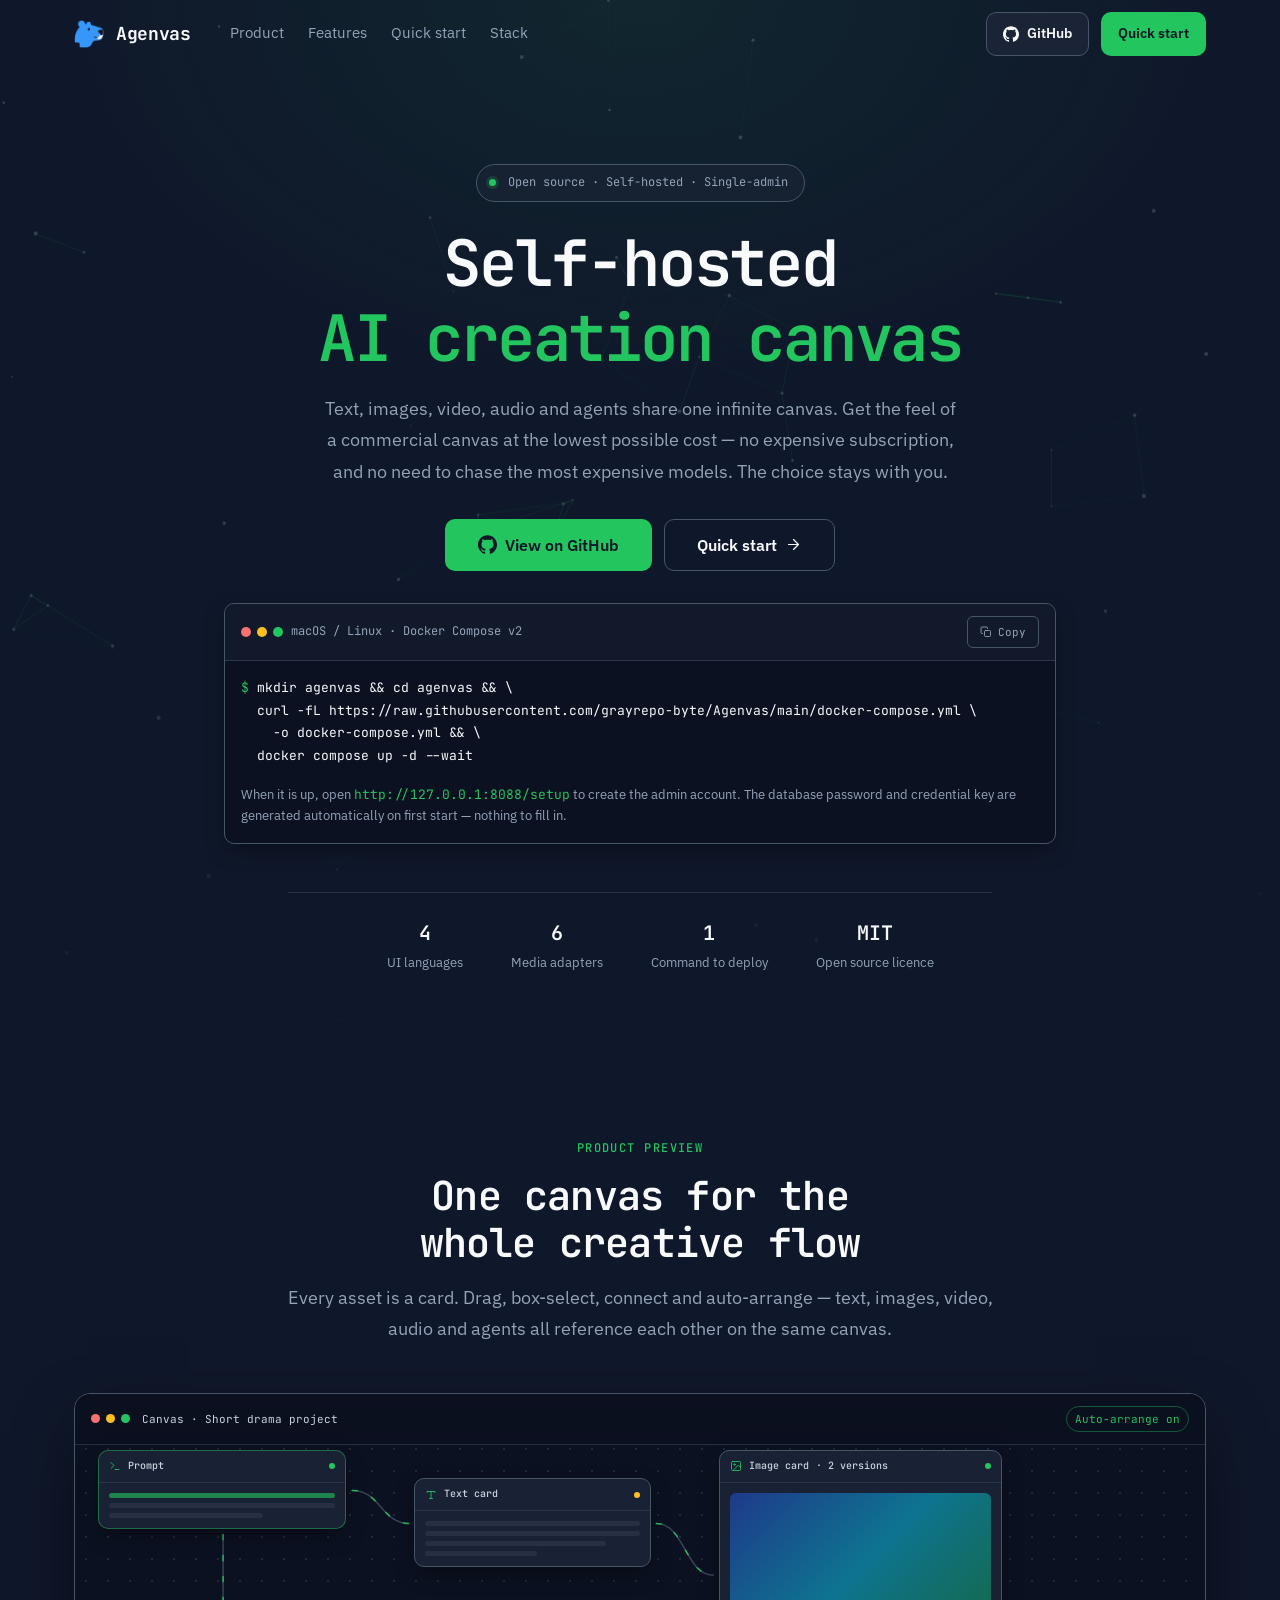
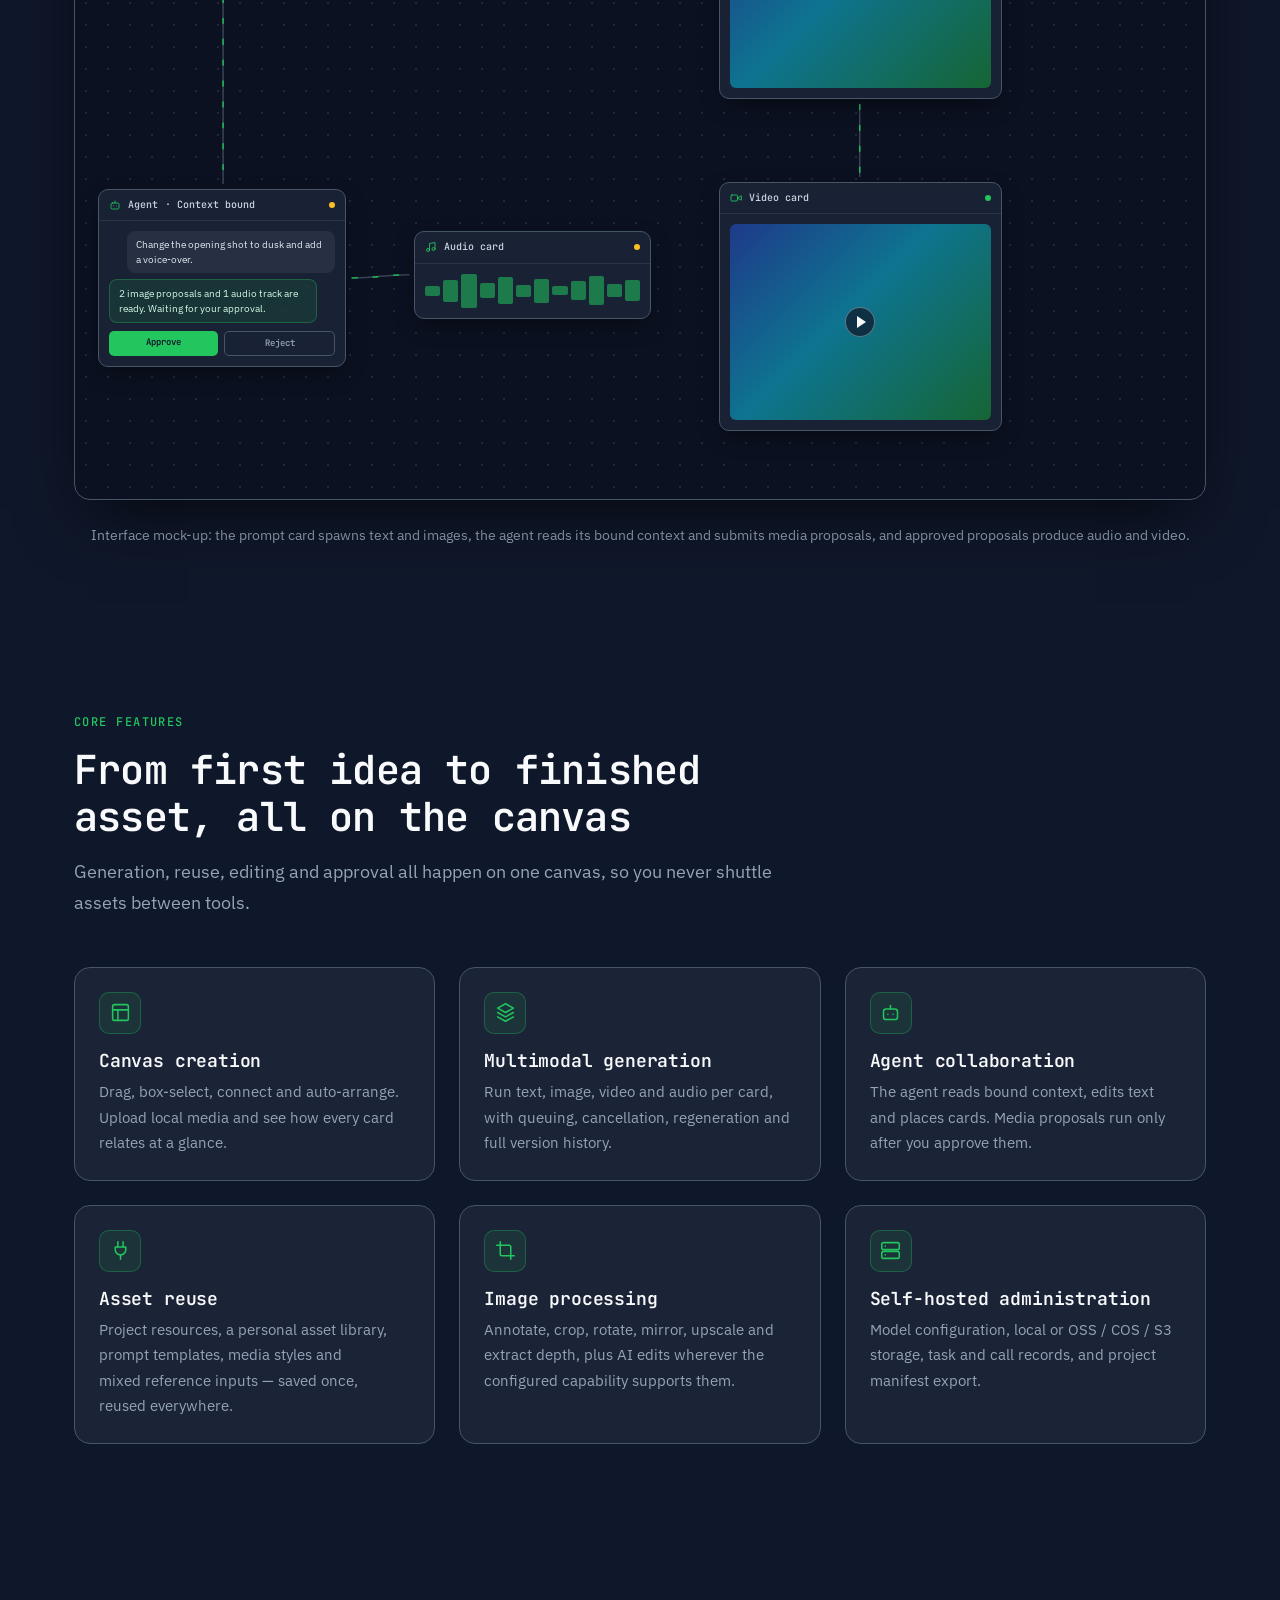
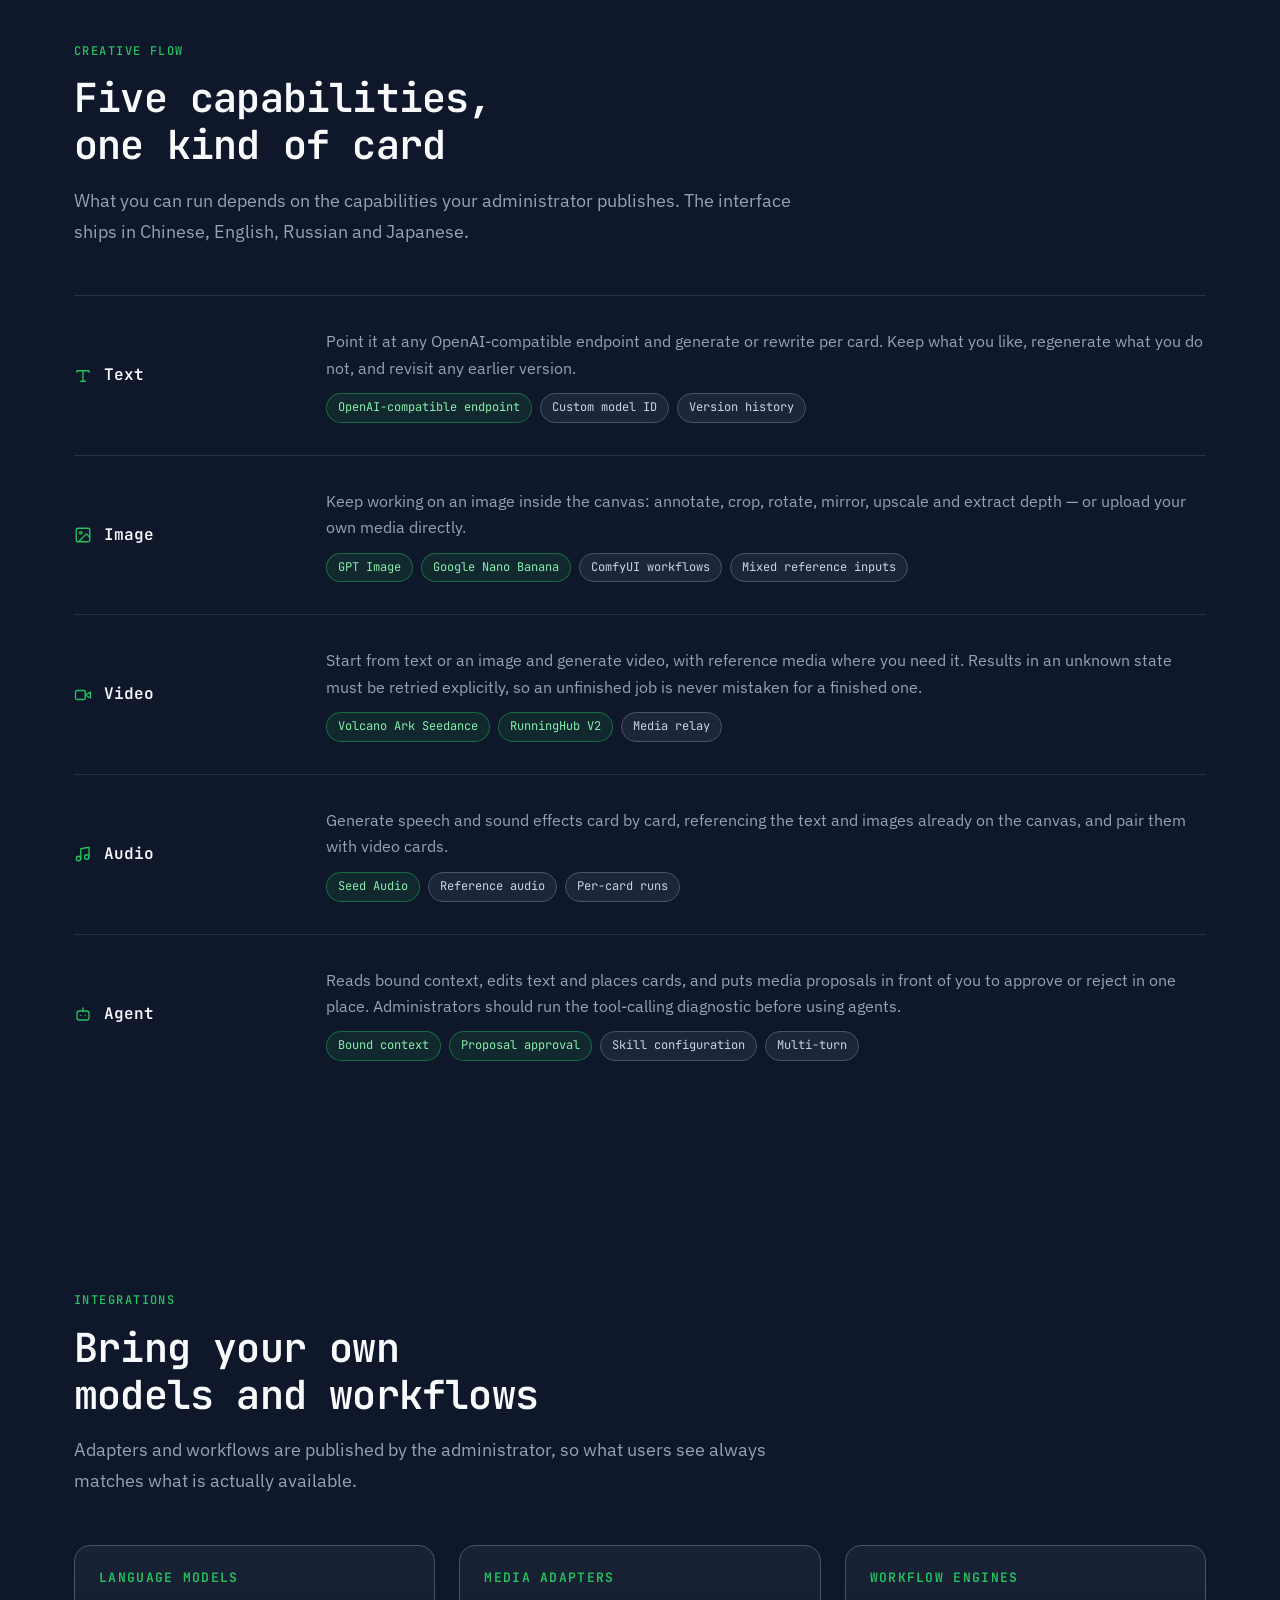
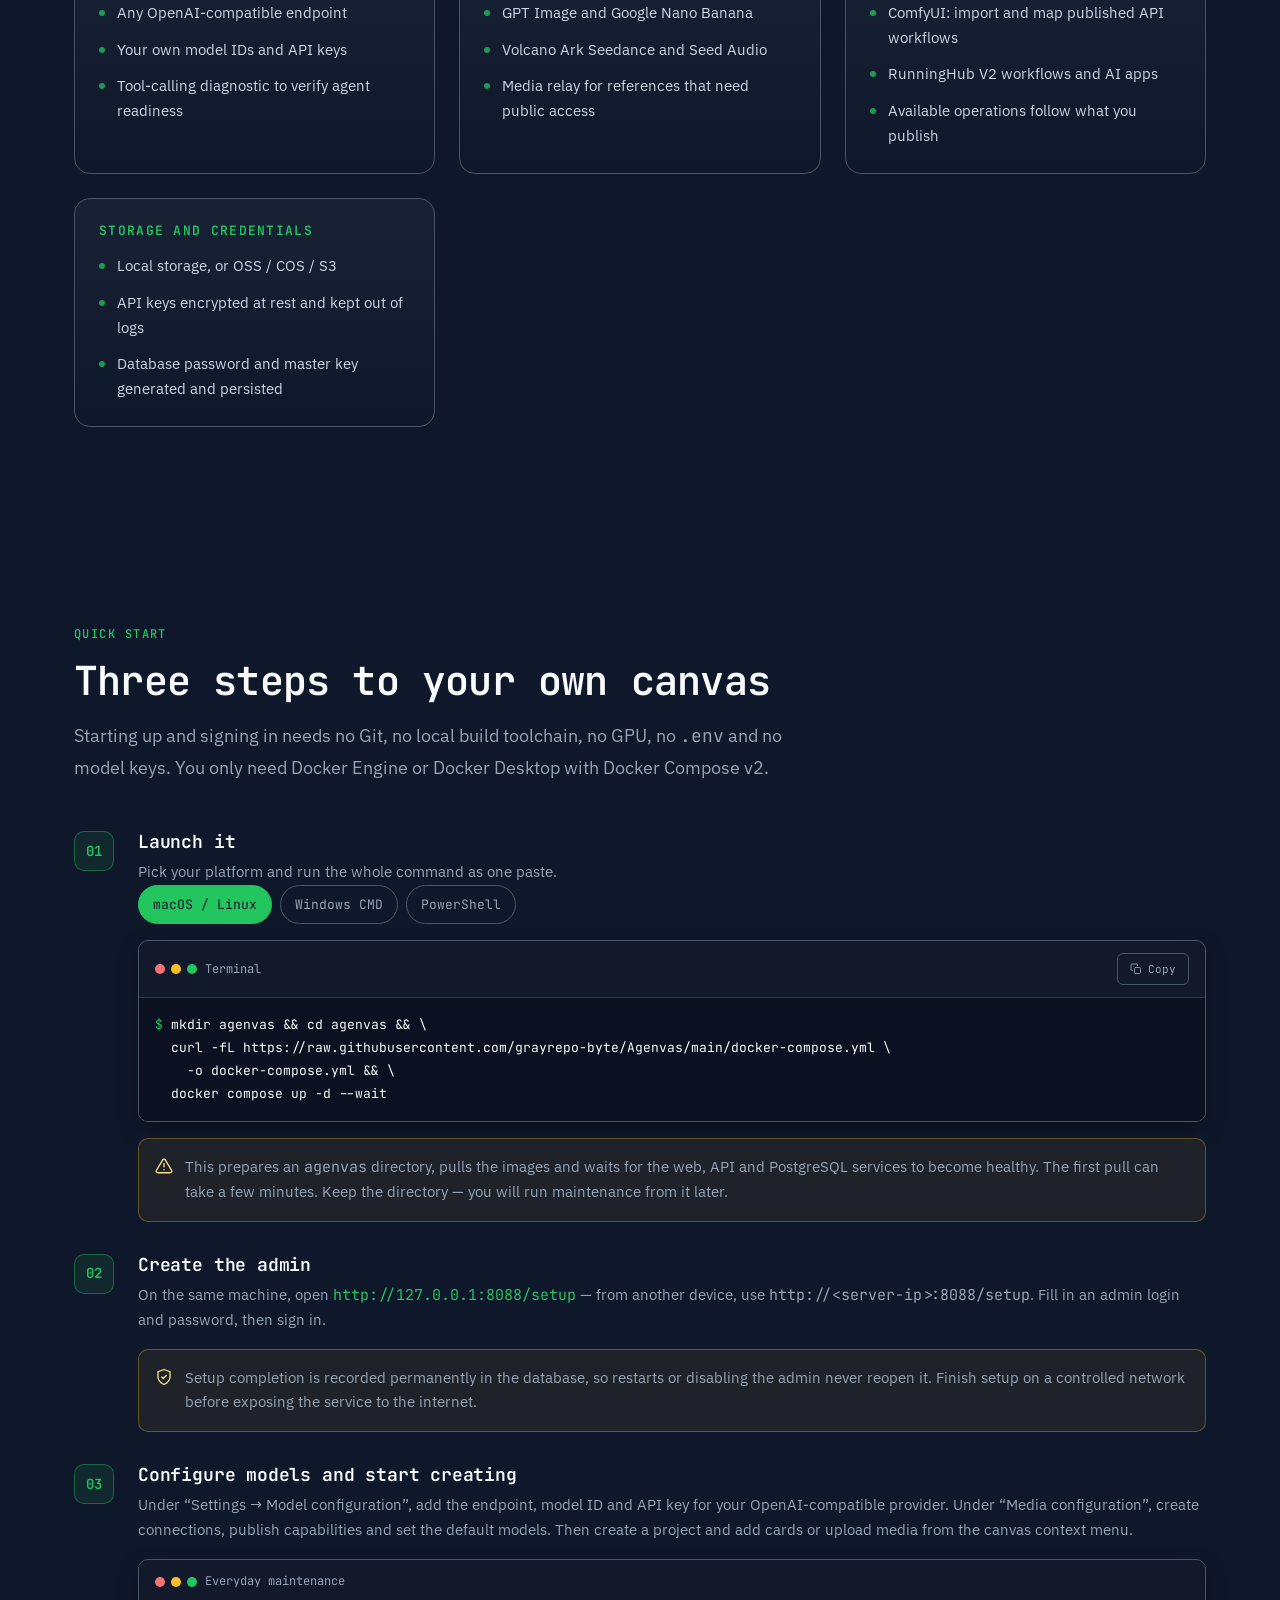
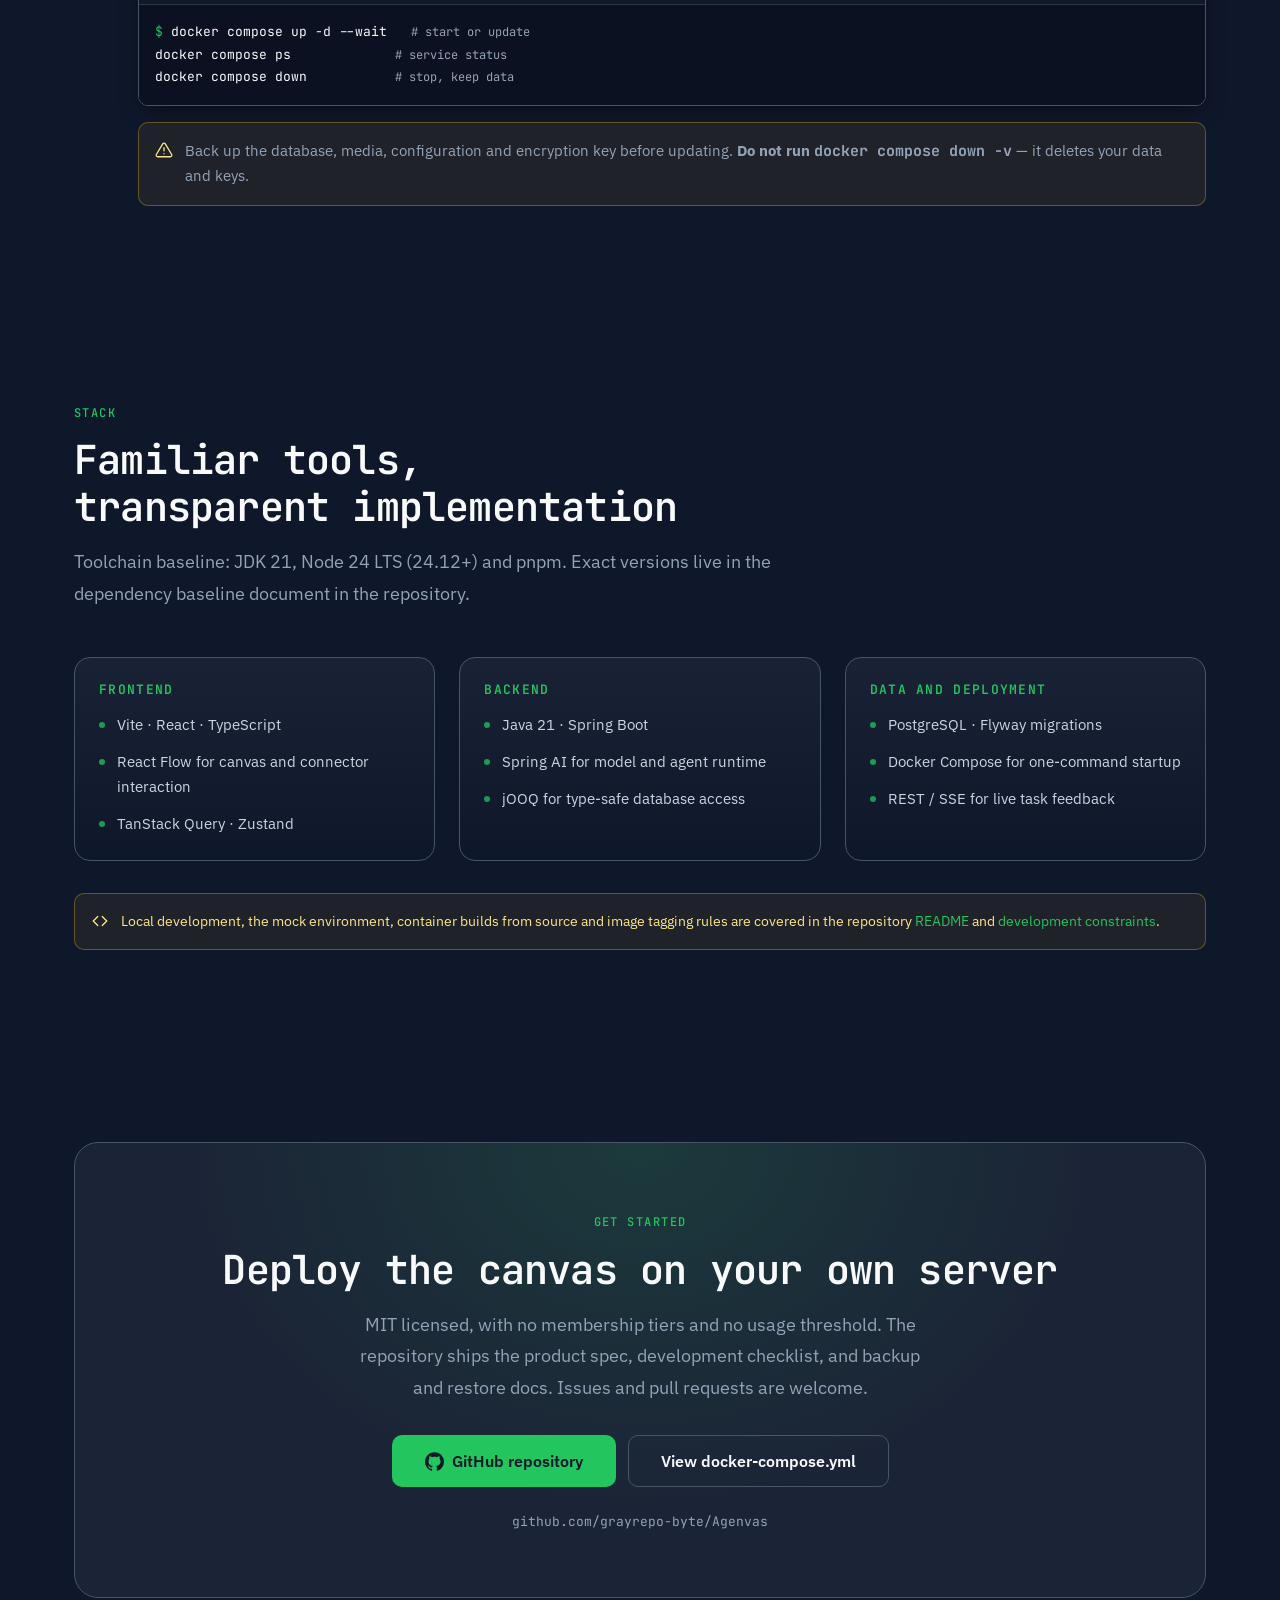
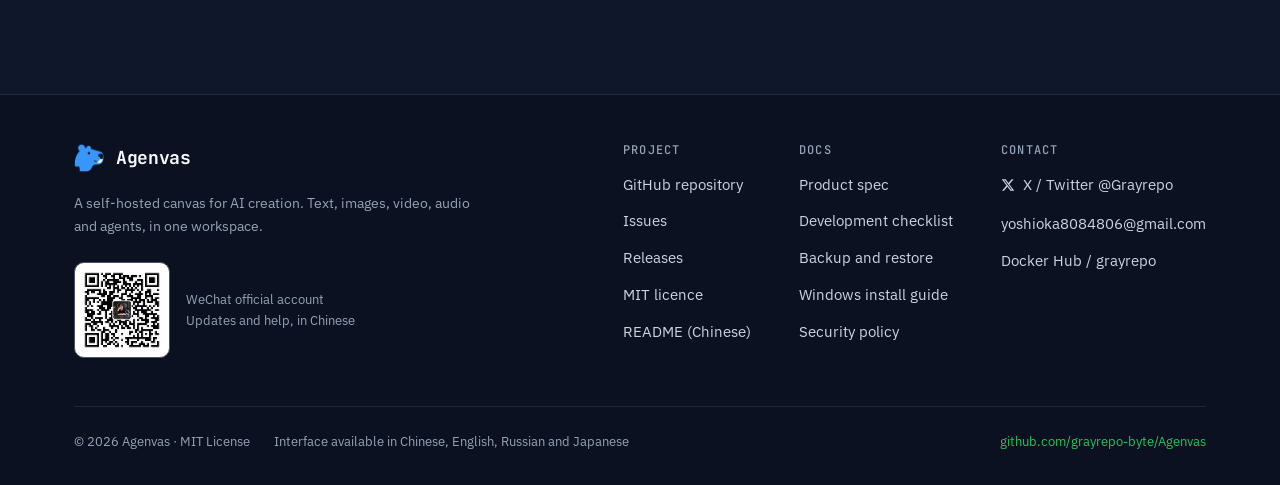
<file: index.html>
<!DOCTYPE html>
<html lang="en">
  <head>
    <meta charset="utf-8" />
    <script>
      document.documentElement.classList.add("js");
    </script>
    <meta name="viewport" content="width=device-width, initial-scale=1" />
    <title>Agenvas — Self-hosted AI creation canvas</title>
    <meta
      name="description"
      content="Agenvas is an open-source, self-hosted canvas for AI creation: text, images, video, audio and agents in one workspace. Deploy with a single command. Works with OpenAI-compatible endpoints, ComfyUI and RunningHub. MIT licensed."
    />
    <meta name="theme-color" content="#0f172a" />
    <meta name="color-scheme" content="dark" />
    <link rel="canonical" href="https://agenvas.com/" />

    <meta property="og:type" content="website" />
    <meta property="og:site_name" content="Agenvas" />
    <meta
      property="og:title"
      content="Agenvas — Self-hosted AI creation canvas"
    />
    <meta
      property="og:description"
      content="Text, images, video, audio and agents on one infinite canvas. Deploy with a single command, MIT licensed, and keep control of what you spend."
    />
    <meta property="og:url" content="https://agenvas.com/" />
    <meta
      property="og:image"
      content="https://agenvas.com/assets/img/agenvas-favicon.png"
    />
    <meta name="twitter:card" content="summary_large_image" />

    <link rel="icon" href="assets/img/agenvas-favicon.png" type="image/png" />
    <link rel="apple-touch-icon" href="assets/img/agenvas-favicon.png" />

    <link rel="preconnect" href="https://fonts.googleapis.com" />
    <link rel="preconnect" href="https://fonts.gstatic.com" crossorigin />
    <link
      rel="stylesheet"
      href="https://fonts.googleapis.com/css2?family=IBM+Plex+Sans:wght@400;500;600&family=JetBrains+Mono:wght@400;500;600;700&display=swap"
    />
    <link rel="stylesheet" href="assets/css/styles.css" />
  </head>

  <body>
    <a class="skip-link" href="#main">Skip to main content</a>

    <!-- Icon sprite -->
    <svg
      aria-hidden="true"
      focusable="false"
      style="position: absolute; width: 0; height: 0; overflow: hidden"
    >
      <defs>
        <symbol id="i-github" viewBox="0 0 24 24">
          <path
            fill="currentColor"
            d="M12 .297c-6.63 0-12 5.373-12 12 0 5.303 3.438 9.8 8.205 11.385.6.113.82-.258.82-.577 0-.285-.01-1.04-.015-2.04-3.338.724-4.042-1.61-4.042-1.61C4.422 18.07 3.633 17.7 3.633 17.7c-1.087-.744.084-.729.084-.729 1.205.084 1.838 1.236 1.838 1.236 1.07 1.835 2.809 1.305 3.495.998.108-.776.417-1.305.76-1.605-2.665-.3-5.466-1.332-5.466-5.93 0-1.31.465-2.38 1.235-3.22-.135-.303-.54-1.523.105-3.176 0 0 1.005-.322 3.3 1.23.96-.267 1.98-.399 3-.405 1.02.006 2.04.138 3 .405 2.28-1.552 3.285-1.23 3.285-1.23.645 1.653.24 2.873.12 3.176.765.84 1.23 1.91 1.23 3.22 0 4.61-2.805 5.625-5.475 5.92.42.36.81 1.096.81 2.22 0 1.606-.015 2.896-.015 3.286 0 .315.21.69.825.57C20.565 22.092 24 17.592 24 12.297c0-6.627-5.373-12-12-12"
          />
        </symbol>
        <symbol id="i-x" viewBox="0 0 24 24">
          <path
            fill="currentColor"
            d="M18.244 2.25h3.308l-7.227 8.26 8.502 11.24H16.17l-5.214-6.817L4.99 21.75H1.68l7.73-8.835L1.254 2.25H8.08l4.713 6.231zm-1.161 17.52h1.833L7.084 4.126H5.117z"
          />
        </symbol>

        <symbol
          id="i-arrow"
          viewBox="0 0 24 24"
          fill="none"
          stroke="currentColor"
          stroke-width="1.75"
          stroke-linecap="round"
          stroke-linejoin="round"
        >
          <path d="M5 12h14" />
          <path d="m12 5 7 7-7 7" />
        </symbol>
        <symbol
          id="i-copy"
          viewBox="0 0 24 24"
          fill="none"
          stroke="currentColor"
          stroke-width="1.75"
          stroke-linecap="round"
          stroke-linejoin="round"
        >
          <rect x="9" y="9" width="12" height="12" rx="2" />
          <path d="M5 15H4a2 2 0 0 1-2-2V4a2 2 0 0 1 2-2h9a2 2 0 0 1 2 2v1" />
        </symbol>
        <symbol
          id="i-check"
          viewBox="0 0 24 24"
          fill="none"
          stroke="currentColor"
          stroke-width="2"
          stroke-linecap="round"
          stroke-linejoin="round"
        >
          <path d="M20 6 9 17l-5-5" />
        </symbol>
        <symbol
          id="i-terminal"
          viewBox="0 0 24 24"
          fill="none"
          stroke="currentColor"
          stroke-width="1.75"
          stroke-linecap="round"
          stroke-linejoin="round"
        >
          <path d="m4 17 6-6-6-6" />
          <path d="M12 19h8" />
        </symbol>
        <symbol
          id="i-canvas"
          viewBox="0 0 24 24"
          fill="none"
          stroke="currentColor"
          stroke-width="1.75"
          stroke-linecap="round"
          stroke-linejoin="round"
        >
          <rect x="3" y="3" width="18" height="18" rx="2" />
          <path d="M3 9h18" />
          <path d="M9 21V9" />
        </symbol>
        <symbol
          id="i-text"
          viewBox="0 0 24 24"
          fill="none"
          stroke="currentColor"
          stroke-width="1.75"
          stroke-linecap="round"
          stroke-linejoin="round"
        >
          <path d="M4 7V5h16v2" />
          <path d="M12 5v14" />
          <path d="M9 19h6" />
        </symbol>
        <symbol
          id="i-image"
          viewBox="0 0 24 24"
          fill="none"
          stroke="currentColor"
          stroke-width="1.75"
          stroke-linecap="round"
          stroke-linejoin="round"
        >
          <rect x="3" y="3" width="18" height="18" rx="2" />
          <circle cx="9" cy="9" r="1.6" />
          <path d="m21 15-4.5-4.5L7 20" />
        </symbol>
        <symbol
          id="i-video"
          viewBox="0 0 24 24"
          fill="none"
          stroke="currentColor"
          stroke-width="1.75"
          stroke-linecap="round"
          stroke-linejoin="round"
        >
          <rect x="2" y="6" width="13" height="12" rx="2" />
          <path d="m22 8-7 4 7 4z" />
        </symbol>
        <symbol
          id="i-audio"
          viewBox="0 0 24 24"
          fill="none"
          stroke="currentColor"
          stroke-width="1.75"
          stroke-linecap="round"
          stroke-linejoin="round"
        >
          <path d="M9 18V5l11-2v13" />
          <circle cx="6" cy="18" r="3" />
          <circle cx="17" cy="16" r="3" />
        </symbol>
        <symbol
          id="i-agent"
          viewBox="0 0 24 24"
          fill="none"
          stroke="currentColor"
          stroke-width="1.75"
          stroke-linecap="round"
          stroke-linejoin="round"
        >
          <rect x="4" y="8" width="16" height="12" rx="3" />
          <path d="M12 4v4" />
          <path d="M9 14h.01M15 14h.01" />
        </symbol>
        <symbol
          id="i-layers"
          viewBox="0 0 24 24"
          fill="none"
          stroke="currentColor"
          stroke-width="1.75"
          stroke-linecap="round"
          stroke-linejoin="round"
        >
          <path d="m12 2 9 5-9 5-9-5 9-5Z" />
          <path d="m3 12 9 5 9-5" />
          <path d="m3 17 9 5 9-5" />
        </symbol>
        <symbol
          id="i-plug"
          viewBox="0 0 24 24"
          fill="none"
          stroke="currentColor"
          stroke-width="1.75"
          stroke-linecap="round"
          stroke-linejoin="round"
        >
          <path d="M9 2v6M15 2v6" />
          <path d="M6 8h12v3a6 6 0 0 1-12 0z" />
          <path d="M12 17v5" />
        </symbol>
        <symbol
          id="i-crop"
          viewBox="0 0 24 24"
          fill="none"
          stroke="currentColor"
          stroke-width="1.75"
          stroke-linecap="round"
          stroke-linejoin="round"
        >
          <path d="M6 2v14a2 2 0 0 0 2 2h14" />
          <path d="M18 22V8a2 2 0 0 0-2-2H2" />
        </symbol>
        <symbol
          id="i-server"
          viewBox="0 0 24 24"
          fill="none"
          stroke="currentColor"
          stroke-width="1.75"
          stroke-linecap="round"
          stroke-linejoin="round"
        >
          <rect x="2" y="3" width="20" height="8" rx="2" />
          <rect x="2" y="13" width="20" height="8" rx="2" />
          <path d="M6 7h.01M6 17h.01" />
        </symbol>
        <symbol
          id="i-shield"
          viewBox="0 0 24 24"
          fill="none"
          stroke="currentColor"
          stroke-width="1.75"
          stroke-linecap="round"
          stroke-linejoin="round"
        >
          <path d="M12 22s8-4 8-10V5l-8-3-8 3v7c0 6 8 10 8 10Z" />
          <path d="m9 12 2 2 4-4" />
        </symbol>
        <symbol
          id="i-globe"
          viewBox="0 0 24 24"
          fill="none"
          stroke="currentColor"
          stroke-width="1.75"
          stroke-linecap="round"
          stroke-linejoin="round"
        >
          <circle cx="12" cy="12" r="9" />
          <path d="M3 12h18" />
          <path d="M12 3a14 14 0 0 1 0 18 14 14 0 0 1 0-18Z" />
        </symbol>
        <symbol
          id="i-box"
          viewBox="0 0 24 24"
          fill="none"
          stroke="currentColor"
          stroke-width="1.75"
          stroke-linecap="round"
          stroke-linejoin="round"
        >
          <path d="m21 8-9 5-9-5" />
          <path d="M3 8v8l9 5 9-5V8l-9-5Z" />
        </symbol>
        <symbol
          id="i-db"
          viewBox="0 0 24 24"
          fill="none"
          stroke="currentColor"
          stroke-width="1.75"
          stroke-linecap="round"
          stroke-linejoin="round"
        >
          <ellipse cx="12" cy="5" rx="8" ry="3" />
          <path d="M4 5v14c0 1.7 3.6 3 8 3s8-1.3 8-3V5" />
          <path d="M4 12c0 1.7 3.6 3 8 3s8-1.3 8-3" />
        </symbol>
        <symbol
          id="i-alert"
          viewBox="0 0 24 24"
          fill="none"
          stroke="currentColor"
          stroke-width="1.75"
          stroke-linecap="round"
          stroke-linejoin="round"
        >
          <path d="M12 9v4" />
          <path d="M12 17h.01" />
          <path
            d="M10.29 3.86 1.82 18a2 2 0 0 0 1.71 3h16.94a2 2 0 0 0 1.71-3L13.71 3.86a2 2 0 0 0-3.42 0Z"
          />
        </symbol>
        <symbol
          id="i-cpu"
          viewBox="0 0 24 24"
          fill="none"
          stroke="currentColor"
          stroke-width="1.75"
          stroke-linecap="round"
          stroke-linejoin="round"
        >
          <rect x="5" y="5" width="14" height="14" rx="2" />
          <rect x="9" y="9" width="6" height="6" rx="1" />
          <path
            d="M9 2v3M15 2v3M9 19v3M15 19v3M2 9h3M2 15h3M19 9h3M19 15h3"
          />
        </symbol>
        <symbol
          id="i-code"
          viewBox="0 0 24 24"
          fill="none"
          stroke="currentColor"
          stroke-width="1.75"
          stroke-linecap="round"
          stroke-linejoin="round"
        >
          <path d="m9 18-6-6 6-6" />
          <path d="m15 6 6 6-6 6" />
        </symbol>
      </defs>
    </svg>

    <header class="nav" id="nav">
      <nav class="nav__inner" aria-label="Main">
        <a class="brand" href="#top">
          <img
            src="assets/img/agenvas-favicon.png"
            alt=""
            width="30"
            height="30"
          />
          <span>Agenvas</span>
        </a>
        <div class="nav__links">
          <a href="#preview">Product</a>
          <a href="#features">Features</a>
          <a href="#quickstart">Quick start</a>
          <a href="#stack">Stack</a>
        </div>
        <div class="nav__actions">
          <a
            class="btn btn--github btn--sm"
            href="https://github.com/grayrepo-byte/Agenvas"
            target="_blank"
            rel="noopener"
          >
            <svg width="16" height="16" aria-hidden="true">
              <use href="#i-github"></use>
            </svg>
            GitHub
          </a>
          <a class="btn btn--primary btn--sm" href="#quickstart">Quick start</a>
        </div>
      </nav>
    </header>

    <main id="main" tabindex="-1">
      <!-- ================= Hero ================= -->
      <section class="hero" id="top">
        <canvas id="hero-canvas" aria-hidden="true"></canvas>
        <div class="container">
          <div class="hero__head">
            <p class="hero__badge">
              <span class="dot" aria-hidden="true"></span>
              Open source · Self-hosted · Single-admin
            </p>

            <h1>Self-hosted<br /><span class="accent">AI creation canvas</span></h1>

            <p class="lede">
              Text, images, video, audio and agents share one infinite canvas.
              Get the feel of a commercial canvas at the lowest possible cost —
              no expensive subscription, and no need to chase the most
              expensive models. The choice stays with you.
            </p>

            <div class="btn-row hero__cta">
              <a
                class="btn btn--primary btn--lg"
                href="https://github.com/grayrepo-byte/Agenvas"
                target="_blank"
                rel="noopener"
              >
                <svg width="19" height="19" aria-hidden="true">
                  <use href="#i-github"></use>
                </svg>
                View on GitHub
              </a>
              <a class="btn btn--ghost btn--lg" href="#quickstart">
                Quick start
                <svg width="17" height="17" aria-hidden="true">
                  <use href="#i-arrow"></use>
                </svg>
              </a>
            </div>

            <div class="term">
              <div class="term__head">
                <span class="term__dots" aria-hidden="true">
                  <span></span><span></span><span></span>
                </span>
                <span class="term__label">macOS / Linux · Docker Compose v2</span>
                <button class="term__copy" type="button" data-copy>
                  <svg width="12" height="12" aria-hidden="true">
                    <use href="#i-copy"></use>
                  </svg>
                  <span data-copy-label>Copy</span>
                </button>
              </div>
              <div class="term__body">
                <pre><span class="prompt" aria-hidden="true">$ </span><span class="cmd">mkdir agenvas &amp;&amp; cd agenvas &amp;&amp; \
  curl -fL https://raw.githubusercontent.com/grayrepo-byte/Agenvas/main/docker-compose.yml \
    -o docker-compose.yml &amp;&amp; \
  docker compose up -d --wait</span></pre>
              </div>
              <p class="term__foot">
                When it is up, open <code>http://127.0.0.1:8088/setup</code> to
                create the admin account. The database password and credential
                key are generated automatically on first start — nothing to
                fill in.
              </p>
            </div>
          </div>

          <ul class="facts facts--center">
            <li class="fact">
              <span class="fact__value">4</span>
              <span class="fact__label">UI languages</span>
            </li>
            <li class="fact">
              <span class="fact__value">6</span>
              <span class="fact__label">Media adapters</span>
            </li>
            <li class="fact">
              <span class="fact__value">1</span>
              <span class="fact__label">Command to deploy</span>
            </li>
            <li class="fact">
              <span class="fact__value">MIT</span>
              <span class="fact__label">Open source licence</span>
            </li>
          </ul>
        </div>
      </section>

      <!-- ================= Preview ================= -->
      <section class="section section--tight" id="preview">
        <div class="container">
          <div class="section-head section-head--center">
            <span class="eyebrow">Product preview</span>
            <h2>One canvas for the whole creative flow</h2>
            <p class="lede">
              Every asset is a card. Drag, box-select, connect and auto-arrange
              — text, images, video, audio and agents all reference each other
              on the same canvas.
            </p>
          </div>

          <div
            class="stage"
            role="img"
            aria-label="Mock-up of the Agenvas canvas: a prompt card spawns a text card and an image card, an agent reads its bound context and submits media proposals, and approved proposals produce audio and video. Cards reference each other with connector lines."
          >
            <div class="stage__chrome" aria-hidden="true">
              <span class="term__dots">
                <span></span><span></span><span></span>
              </span>
              <span class="stage__title">Canvas · Short drama project</span>
              <span class="stage__chip">Auto-arrange on</span>
            </div>

            <svg class="stage__links" id="stage-links" aria-hidden="true"></svg>

            <div class="node node--prompt">
              <div class="node__head">
                <svg aria-hidden="true"><use href="#i-terminal"></use></svg>
                <span class="node__name">Prompt</span>
                <span class="node__status" aria-hidden="true"></span>
              </div>
              <div class="node__body">
                <div class="lines">
                  <span class="line line--accent"></span>
                  <span class="line"></span>
                  <span class="line" style="width: 68%"></span>
                </div>
              </div>
            </div>

            <div class="node node--text">
              <div class="node__head">
                <svg aria-hidden="true"><use href="#i-text"></use></svg>
                <span class="node__name">Text card</span>
                <span class="node__status node__status--run" aria-hidden="true"></span>
              </div>
              <div class="node__body">
                <div class="lines">
                  <span class="line"></span>
                  <span class="line"></span>
                  <span class="line" style="width: 84%"></span>
                  <span class="line" style="width: 52%"></span>
                </div>
              </div>
            </div>

            <div class="node node--image">
              <div class="node__head">
                <svg aria-hidden="true"><use href="#i-image"></use></svg>
                <span class="node__name">Image card</span>
                <span class="node__meta">· 2 versions</span>
                <span class="node__status" aria-hidden="true"></span>
              </div>
              <div class="node__body">
                <div class="thumb"></div>
              </div>
            </div>

            <div class="node node--agent">
              <div class="node__head">
                <svg aria-hidden="true"><use href="#i-agent"></use></svg>
                <span class="node__name">Agent</span>
                <span class="node__meta">· Context bound</span>
                <span class="node__status node__status--run" aria-hidden="true"></span>
              </div>
              <div class="node__body">
                <span class="bubble bubble--user"
                  >Change the opening shot to dusk and add a voice-over.</span
                >
                <span class="bubble bubble--agent"
                  >2 image proposals and 1 audio track are ready. Waiting for
                  your approval.</span
                >
                <div class="approve" aria-hidden="true">
                  <span class="ok">Approve</span>
                  <span class="no">Reject</span>
                </div>
              </div>
            </div>

            <div class="node node--audio">
              <div class="node__head">
                <svg aria-hidden="true"><use href="#i-audio"></use></svg>
                <span class="node__name">Audio card</span>
                <span class="node__status node__status--run" aria-hidden="true"></span>
              </div>
              <div class="node__body">
                <div class="wave" aria-hidden="true">
                  <i></i><i></i><i></i><i></i><i></i><i></i>
                  <i></i><i></i><i></i><i></i><i></i><i></i>
                </div>
              </div>
            </div>

            <div class="node node--video">
              <div class="node__head">
                <svg aria-hidden="true"><use href="#i-video"></use></svg>
                <span class="node__name">Video card</span>
                <span class="node__status" aria-hidden="true"></span>
              </div>
              <div class="node__body">
                <div class="thumb thumb--video">
                  <div class="play" aria-hidden="true"><span></span></div>
                </div>
              </div>
            </div>
          </div>

          <p class="stage-caption">
            Interface mock-up: the prompt card spawns text and images, the agent
            reads its bound context and submits media proposals, and approved
            proposals produce audio and video.
          </p>
        </div>
      </section>

      <!-- ================= Features ================= -->
      <section class="section" id="features">
        <div class="container">
          <div class="section-head">
            <span class="eyebrow">Core features</span>
            <h2>From first idea to finished asset, all on the canvas</h2>
            <p class="lede">
              Generation, reuse, editing and approval all happen on one canvas,
              so you never shuttle assets between tools.
            </p>
          </div>

          <div class="grid grid--3">
            <article class="card reveal">
              <div class="card__icon">
                <svg aria-hidden="true"><use href="#i-canvas"></use></svg>
              </div>
              <h3>Canvas creation</h3>
              <p>
                Drag, box-select, connect and auto-arrange. Upload local media
                and see how every card relates at a glance.
              </p>
            </article>

            <article class="card reveal" style="--delay: 60ms">
              <div class="card__icon">
                <svg aria-hidden="true"><use href="#i-layers"></use></svg>
              </div>
              <h3>Multimodal generation</h3>
              <p>
                Run text, image, video and audio per card, with queuing,
                cancellation, regeneration and full version history.
              </p>
            </article>

            <article class="card reveal" style="--delay: 120ms">
              <div class="card__icon">
                <svg aria-hidden="true"><use href="#i-agent"></use></svg>
              </div>
              <h3>Agent collaboration</h3>
              <p>
                The agent reads bound context, edits text and places cards.
                Media proposals run only after you approve them.
              </p>
            </article>

            <article class="card reveal">
              <div class="card__icon">
                <svg aria-hidden="true"><use href="#i-plug"></use></svg>
              </div>
              <h3>Asset reuse</h3>
              <p>
                Project resources, a personal asset library, prompt templates,
                media styles and mixed reference inputs — saved once, reused
                everywhere.
              </p>
            </article>

            <article class="card reveal" style="--delay: 60ms">
              <div class="card__icon">
                <svg aria-hidden="true"><use href="#i-crop"></use></svg>
              </div>
              <h3>Image processing</h3>
              <p>
                Annotate, crop, rotate, mirror, upscale and extract depth, plus
                AI edits wherever the configured capability supports them.
              </p>
            </article>

            <article class="card reveal" style="--delay: 120ms">
              <div class="card__icon">
                <svg aria-hidden="true"><use href="#i-server"></use></svg>
              </div>
              <h3>Self-hosted administration</h3>
              <p>
                Model configuration, local or OSS / COS / S3 storage, task and
                call records, and project manifest export.
              </p>
            </article>
          </div>
        </div>
      </section>

      <!-- ================= Workflow ================= -->
      <section class="section" id="workflow">
        <div class="container">
          <div class="section-head">
            <span class="eyebrow">Creative flow</span>
            <h2>Five capabilities, one kind of card</h2>
            <p class="lede">
              What you can run depends on the capabilities your administrator
              publishes. The interface ships in Chinese, English, Russian and
              Japanese.
            </p>
          </div>

          <div class="modality reveal">
            <div class="modality__title">
              <svg aria-hidden="true"><use href="#i-text"></use></svg>
              Text
            </div>
            <div>
              <p>
                Point it at any OpenAI-compatible endpoint and generate or
                rewrite per card. Keep what you like, regenerate what you do
                not, and revisit any earlier version.
              </p>
              <div class="tags">
                <span class="tag tag--accent">OpenAI-compatible endpoint</span>
                <span class="tag">Custom model ID</span>
                <span class="tag">Version history</span>
              </div>
            </div>
          </div>

          <div class="modality reveal">
            <div class="modality__title">
              <svg aria-hidden="true"><use href="#i-image"></use></svg>
              Image
            </div>
            <div>
              <p>
                Keep working on an image inside the canvas: annotate, crop,
                rotate, mirror, upscale and extract depth — or upload your own
                media directly.
              </p>
              <div class="tags">
                <span class="tag tag--accent">GPT Image</span>
                <span class="tag tag--accent">Google Nano Banana</span>
                <span class="tag">ComfyUI workflows</span>
                <span class="tag">Mixed reference inputs</span>
              </div>
            </div>
          </div>

          <div class="modality reveal">
            <div class="modality__title">
              <svg aria-hidden="true"><use href="#i-video"></use></svg>
              Video
            </div>
            <div>
              <p>
                Start from text or an image and generate video, with reference
                media where you need it. Results in an unknown state must be
                retried explicitly, so an unfinished job is never mistaken for
                a finished one.
              </p>
              <div class="tags">
                <span class="tag tag--accent">Volcano Ark Seedance</span>
                <span class="tag tag--accent">RunningHub V2</span>
                <span class="tag">Media relay</span>
              </div>
            </div>
          </div>

          <div class="modality reveal">
            <div class="modality__title">
              <svg aria-hidden="true"><use href="#i-audio"></use></svg>
              Audio
            </div>
            <div>
              <p>
                Generate speech and sound effects card by card, referencing the
                text and images already on the canvas, and pair them with video
                cards.
              </p>
              <div class="tags">
                <span class="tag tag--accent">Seed Audio</span>
                <span class="tag">Reference audio</span>
                <span class="tag">Per-card runs</span>
              </div>
            </div>
          </div>

          <div class="modality reveal">
            <div class="modality__title">
              <svg aria-hidden="true"><use href="#i-agent"></use></svg>
              Agent
            </div>
            <div>
              <p>
                Reads bound context, edits text and places cards, and puts media
                proposals in front of you to approve or reject in one place.
                Administrators should run the tool-calling diagnostic before
                using agents.
              </p>
              <div class="tags">
                <span class="tag tag--accent">Bound context</span>
                <span class="tag tag--accent">Proposal approval</span>
                <span class="tag">Skill configuration</span>
                <span class="tag">Multi-turn</span>
              </div>
            </div>
          </div>
        </div>
      </section>

      <!-- ================= Integrations ================= -->
      <section class="section" id="integrations">
        <div class="container">
          <div class="section-head">
            <span class="eyebrow">Integrations</span>
            <h2>Bring your own models and workflows</h2>
            <p class="lede">
              Adapters and workflows are published by the administrator, so what
              users see always matches what is actually available.
            </p>
          </div>

          <div class="stack-grid">
            <div class="stack-col reveal">
              <h3>Language models</h3>
              <ul>
                <li>Any OpenAI-compatible endpoint</li>
                <li>Your own model IDs and API keys</li>
                <li>Tool-calling diagnostic to verify agent readiness</li>
              </ul>
            </div>

            <div class="stack-col reveal" style="--delay: 60ms">
              <h3>Media adapters</h3>
              <ul>
                <li>GPT Image and Google Nano Banana</li>
                <li>Volcano Ark Seedance and Seed Audio</li>
                <li>Media relay for references that need public access</li>
              </ul>
            </div>

            <div class="stack-col reveal" style="--delay: 120ms">
              <h3>Workflow engines</h3>
              <ul>
                <li>ComfyUI: import and map published API workflows</li>
                <li>RunningHub V2 workflows and AI apps</li>
                <li>Available operations follow what you publish</li>
              </ul>
            </div>

            <div class="stack-col reveal">
              <h3>Storage and credentials</h3>
              <ul>
                <li>Local storage, or OSS / COS / S3</li>
                <li>API keys encrypted at rest and kept out of logs</li>
                <li>Database password and master key generated and persisted</li>
              </ul>
            </div>
          </div>
        </div>
      </section>

      <!-- ================= Quick start ================= -->
      <section class="section" id="quickstart">
        <div class="container">
          <div class="section-head">
            <span class="eyebrow">Quick start</span>
            <h2>Three steps to your own canvas</h2>
            <p class="lede">
              Starting up and signing in needs no Git, no local build toolchain,
              no GPU, no <code class="mono">.env</code> and no model keys. You
              only need Docker Engine or Docker Desktop with Docker Compose v2.
            </p>
          </div>

          <div class="steps">
            <div class="step reveal">
              <div class="step__num" aria-hidden="true">01</div>
              <div>
                <h3>Launch it</h3>
                <p>Pick your platform and run the whole command as one paste.</p>

                <div class="tabs" role="tablist" aria-label="Choose your operating system">
                  <button
                    class="tab"
                    role="tab"
                    id="tab-unix"
                    aria-controls="panel-unix"
                    aria-selected="true"
                  >
                    macOS / Linux
                  </button>
                  <button
                    class="tab"
                    role="tab"
                    id="tab-cmd"
                    aria-controls="panel-cmd"
                    aria-selected="false"
                    tabindex="-1"
                  >
                    Windows CMD
                  </button>
                  <button
                    class="tab"
                    role="tab"
                    id="tab-ps"
                    aria-controls="panel-ps"
                    aria-selected="false"
                    tabindex="-1"
                  >
                    PowerShell
                  </button>
                </div>

                <div
                  class="term"
                  id="panel-unix"
                  role="tabpanel"
                  aria-labelledby="tab-unix"
                  tabindex="0"
                >
                  <div class="term__head">
                    <span class="term__dots" aria-hidden="true">
                      <span></span><span></span><span></span>
                    </span>
                    <span class="term__label">Terminal</span>
                    <button class="term__copy" type="button" data-copy>
                      <svg width="12" height="12" aria-hidden="true">
                        <use href="#i-copy"></use>
                      </svg>
                      <span data-copy-label>Copy</span>
                    </button>
                  </div>
                  <div class="term__body">
                    <pre><span class="prompt" aria-hidden="true">$ </span><span class="cmd">mkdir agenvas &amp;&amp; cd agenvas &amp;&amp; \
  curl -fL https://raw.githubusercontent.com/grayrepo-byte/Agenvas/main/docker-compose.yml \
    -o docker-compose.yml &amp;&amp; \
  docker compose up -d --wait</span></pre>
                  </div>
                </div>

                <div
                  class="term"
                  id="panel-cmd"
                  role="tabpanel"
                  aria-labelledby="tab-cmd"
                  tabindex="0"
                  hidden
                >
                  <div class="term__head">
                    <span class="term__dots" aria-hidden="true">
                      <span></span><span></span><span></span>
                    </span>
                    <span class="term__label">Command Prompt</span>
                    <button class="term__copy" type="button" data-copy>
                      <svg width="12" height="12" aria-hidden="true">
                        <use href="#i-copy"></use>
                      </svg>
                      <span data-copy-label>Copy</span>
                    </button>
                  </div>
                  <div class="term__body">
                    <pre><span class="prompt" aria-hidden="true">&gt; </span><span class="cmd">mkdir agenvas &amp;&amp; cd agenvas &amp;&amp; ^
  curl.exe -fL https://raw.githubusercontent.com/grayrepo-byte/Agenvas/main/docker-compose.yml -o docker-compose.yml &amp;&amp; ^
  docker compose up -d --wait</span></pre>
                  </div>
                </div>

                <div
                  class="term"
                  id="panel-ps"
                  role="tabpanel"
                  aria-labelledby="tab-ps"
                  tabindex="0"
                  hidden
                >
                  <div class="term__head">
                    <span class="term__dots" aria-hidden="true">
                      <span></span><span></span><span></span>
                    </span>
                    <span class="term__label">PowerShell 5.1 / 7</span>
                    <button class="term__copy" type="button" data-copy>
                      <svg width="12" height="12" aria-hidden="true">
                        <use href="#i-copy"></use>
                      </svg>
                      <span data-copy-label>Copy</span>
                    </button>
                  </div>
                  <div class="term__body">
                    <pre><span class="prompt" aria-hidden="true">&gt; </span><span class="cmd">&amp; {
  $ErrorActionPreference = 'Stop'
  New-Item -ItemType Directory -Path agenvas | Out-Null
  Set-Location agenvas
  Invoke-WebRequest -UseBasicParsing `
    -Uri 'https://raw.githubusercontent.com/grayrepo-byte/Agenvas/main/docker-compose.yml' `
    -OutFile docker-compose.yml
  docker compose up -d --wait
}</span></pre>
                  </div>
                </div>

                <div class="note">
                  <svg aria-hidden="true"><use href="#i-alert"></use></svg>
                  <p>
                    This prepares an <code class="mono">agenvas</code> directory,
                    pulls the images and waits for the web, API and PostgreSQL
                    services to become healthy. The first pull can take a few
                    minutes. Keep the directory — you will run maintenance from
                    it later.
                  </p>
                </div>
              </div>
            </div>

            <div class="step reveal">
              <div class="step__num" aria-hidden="true">02</div>
              <div>
                <h3>Create the admin</h3>
                <p>
                  On the same machine, open
                  <a class="accent mono" href="http://127.0.0.1:8088/setup"
                    >http://127.0.0.1:8088/setup</a
                  >
                  — from another device, use
                  <code class="mono">http://&lt;server-ip&gt;:8088/setup</code>.
                  Fill in an admin login and password, then sign in.
                </p>
                <div class="note">
                  <svg aria-hidden="true"><use href="#i-shield"></use></svg>
                  <p>
                    Setup completion is recorded permanently in the database, so
                    restarts or disabling the admin never reopen it. Finish
                    setup on a controlled network before exposing the service to
                    the internet.
                  </p>
                </div>
              </div>
            </div>

            <div class="step reveal">
              <div class="step__num" aria-hidden="true">03</div>
              <div>
                <h3>Configure models and start creating</h3>
                <p>
                  Under “Settings → Model configuration”, add the endpoint, model
                  ID and API key for your OpenAI-compatible provider. Under
                  “Media configuration”, create connections, publish capabilities
                  and set the default models. Then create a project and add cards
                  or upload media from the canvas context menu.
                </p>
                <div class="term">
                  <div class="term__head">
                    <span class="term__dots" aria-hidden="true">
                      <span></span><span></span><span></span>
                    </span>
                    <span class="term__label">Everyday maintenance</span>
                  </div>
                  <div class="term__body">
                    <pre><span class="prompt" aria-hidden="true">$ </span><span class="cmd">docker compose up -d --wait   <span class="term__label"># start or update</span>
docker compose ps             <span class="term__label"># service status</span>
docker compose down           <span class="term__label"># stop, keep data</span></span></pre>
                  </div>
                </div>
                <div class="note">
                  <svg aria-hidden="true"><use href="#i-alert"></use></svg>
                  <p>
                    Back up the database, media, configuration and encryption key
                    before updating.
                    <strong
                      >Do not run
                      <code class="mono">docker compose down -v</code></strong
                    >
                    — it deletes your data and keys.
                  </p>
                </div>
              </div>
            </div>
          </div>
        </div>
      </section>

      <!-- ================= Stack ================= -->
      <section class="section" id="stack">
        <div class="container">
          <div class="section-head">
            <span class="eyebrow">Stack</span>
            <h2>Familiar tools, transparent implementation</h2>
            <p class="lede">
              Toolchain baseline: JDK 21, Node 24 LTS (24.12+) and pnpm. Exact
              versions live in the dependency baseline document in the
              repository.
            </p>
          </div>

          <div class="stack-grid">
            <div class="stack-col reveal">
              <h3>Frontend</h3>
              <ul>
                <li>Vite · React · TypeScript</li>
                <li>React Flow for canvas and connector interaction</li>
                <li>TanStack Query · Zustand</li>
              </ul>
            </div>

            <div class="stack-col reveal" style="--delay: 60ms">
              <h3>Backend</h3>
              <ul>
                <li>Java 21 · Spring Boot</li>
                <li>Spring AI for model and agent runtime</li>
                <li>jOOQ for type-safe database access</li>
              </ul>
            </div>

            <div class="stack-col reveal" style="--delay: 120ms">
              <h3>Data and deployment</h3>
              <ul>
                <li>PostgreSQL · Flyway migrations</li>
                <li>Docker Compose for one-command startup</li>
                <li>REST / SSE for live task feedback</li>
              </ul>
            </div>
          </div>

          <div class="note reveal" style="margin-top: var(--space-6)">
            <svg aria-hidden="true"><use href="#i-code"></use></svg>
            <p>
              Local development, the mock environment, container builds from
              source and image tagging rules are covered in the repository
              <a
                class="accent"
                href="https://github.com/grayrepo-byte/Agenvas#local-development"
                target="_blank"
                rel="noopener"
                >README</a
              >
              and
              <a
                class="accent"
                href="https://github.com/grayrepo-byte/Agenvas/blob/main/AGENTS.md"
                target="_blank"
                rel="noopener"
                >development constraints</a
              >.
            </p>
          </div>
        </div>
      </section>

      <!-- ================= CTA ================= -->
      <section class="section" id="cta">
        <div class="container">
          <div class="cta reveal">
            <span class="eyebrow">Get started</span>
            <h2>Deploy the canvas on your own server</h2>
            <p class="lede">
              MIT licensed, with no membership tiers and no usage threshold. The
              repository ships the product spec, development checklist, and
              backup and restore docs. Issues and pull requests are welcome.
            </p>
            <div class="btn-row">
              <a
                class="btn btn--primary btn--lg"
                href="https://github.com/grayrepo-byte/Agenvas"
                target="_blank"
                rel="noopener"
              >
                <svg width="19" height="19" aria-hidden="true">
                  <use href="#i-github"></use>
                </svg>
                GitHub repository
              </a>
              <a
                class="btn btn--ghost btn--lg"
                href="https://github.com/grayrepo-byte/Agenvas/blob/main/docker-compose.yml"
                target="_blank"
                rel="noopener"
              >
                View docker-compose.yml
              </a>
            </div>
            <p class="cta__meta">github.com/grayrepo-byte/Agenvas</p>
          </div>
        </div>
      </section>
    </main>

    <!-- ================= Footer ================= -->
    <footer class="footer">
      <div class="container">
        <div class="footer__top">
          <div class="footer__brand">
            <a class="brand" href="#top">
              <img
                src="assets/img/agenvas-favicon.png"
                alt=""
                width="30"
                height="30"
              />
              <span>Agenvas</span>
            </a>
            <p>
              A self-hosted canvas for AI creation. Text, images, video, audio
              and agents, in one workspace.
            </p>
            <div class="footer__qr">
              <img
                src="assets/img/wechat-official-account.jpg"
                alt="QR code for the Agenvas WeChat official account"
                width="96"
                height="96"
                loading="lazy"
              />
              <span
                >WeChat official account<br />Updates and help, in
                Chinese</span
              >
            </div>
          </div>

          <div>
            <h4>Project</h4>
            <ul class="footer__links">
              <li>
                <a
                  href="https://github.com/grayrepo-byte/Agenvas"
                  target="_blank"
                  rel="noopener"
                  >GitHub repository</a
                >
              </li>
              <li>
                <a
                  href="https://github.com/grayrepo-byte/Agenvas/issues"
                  target="_blank"
                  rel="noopener"
                  >Issues</a
                >
              </li>
              <li>
                <a
                  href="https://github.com/grayrepo-byte/Agenvas/releases"
                  target="_blank"
                  rel="noopener"
                  >Releases</a
                >
              </li>
              <li>
                <a
                  href="https://github.com/grayrepo-byte/Agenvas/blob/main/LICENSE"
                  target="_blank"
                  rel="noopener"
                  >MIT licence</a
                >
              </li>
              <li>
                <a
                  href="https://github.com/grayrepo-byte/Agenvas/blob/main/README.md"
                  target="_blank"
                  rel="noopener"
                  >README (Chinese)</a
                >
              </li>
            </ul>
          </div>

          <div>
            <h4>Docs</h4>
            <ul class="footer__links">
              <li>
                <a
                  href="https://github.com/grayrepo-byte/Agenvas/blob/main/docs/MVP-SPEC.md"
                  target="_blank"
                  rel="noopener"
                  >Product spec</a
                >
              </li>
              <li>
                <a
                  href="https://github.com/grayrepo-byte/Agenvas/blob/main/docs/DEVELOPMENT-CHECKLIST.md"
                  target="_blank"
                  rel="noopener"
                  >Development checklist</a
                >
              </li>
              <li>
                <a
                  href="https://github.com/grayrepo-byte/Agenvas/blob/main/docs/operations/backup-restore.md"
                  target="_blank"
                  rel="noopener"
                  >Backup and restore</a
                >
              </li>
              <li>
                <a
                  href="https://github.com/grayrepo-byte/Agenvas/blob/main/docs/operations/windows-install.md"
                  target="_blank"
                  rel="noopener"
                  >Windows install guide</a
                >
              </li>
              <li>
                <a
                  href="https://github.com/grayrepo-byte/Agenvas/blob/main/SECURITY.md"
                  target="_blank"
                  rel="noopener"
                  >Security policy</a
                >
              </li>
            </ul>
          </div>

          <div>
            <h4>Contact</h4>
            <ul class="footer__links">
              <li>
                <a href="https://x.com/Grayrepo" target="_blank" rel="noopener">
                  <span
                    style="display: inline-flex; align-items: center; gap: 8px"
                  >
                    <svg width="14" height="14" aria-hidden="true">
                      <use href="#i-x"></use>
                    </svg>
                    X / Twitter @Grayrepo
                  </span>
                </a>
              </li>
              <li>
                <a href="mailto:yoshioka8084806@gmail.com"
                  >yoshioka8084806@gmail.com</a
                >
              </li>
              <li>
                <a
                  href="https://hub.docker.com/u/grayrepo"
                  target="_blank"
                  rel="noopener"
                  >Docker Hub / grayrepo</a
                >
              </li>
            </ul>
          </div>
        </div>

        <div class="footer__bottom">
          <span>© 2026 Agenvas · MIT License</span>
          <span>Interface available in Chinese, English, Russian and Japanese</span>
          <a
            class="spacer accent"
            href="https://github.com/grayrepo-byte/Agenvas"
            target="_blank"
            rel="noopener"
          >
            github.com/grayrepo-byte/Agenvas
          </a>
        </div>
      </div>
    </footer>

    <script src="assets/js/main.js" defer></script>
  </body>
</html>
</file>
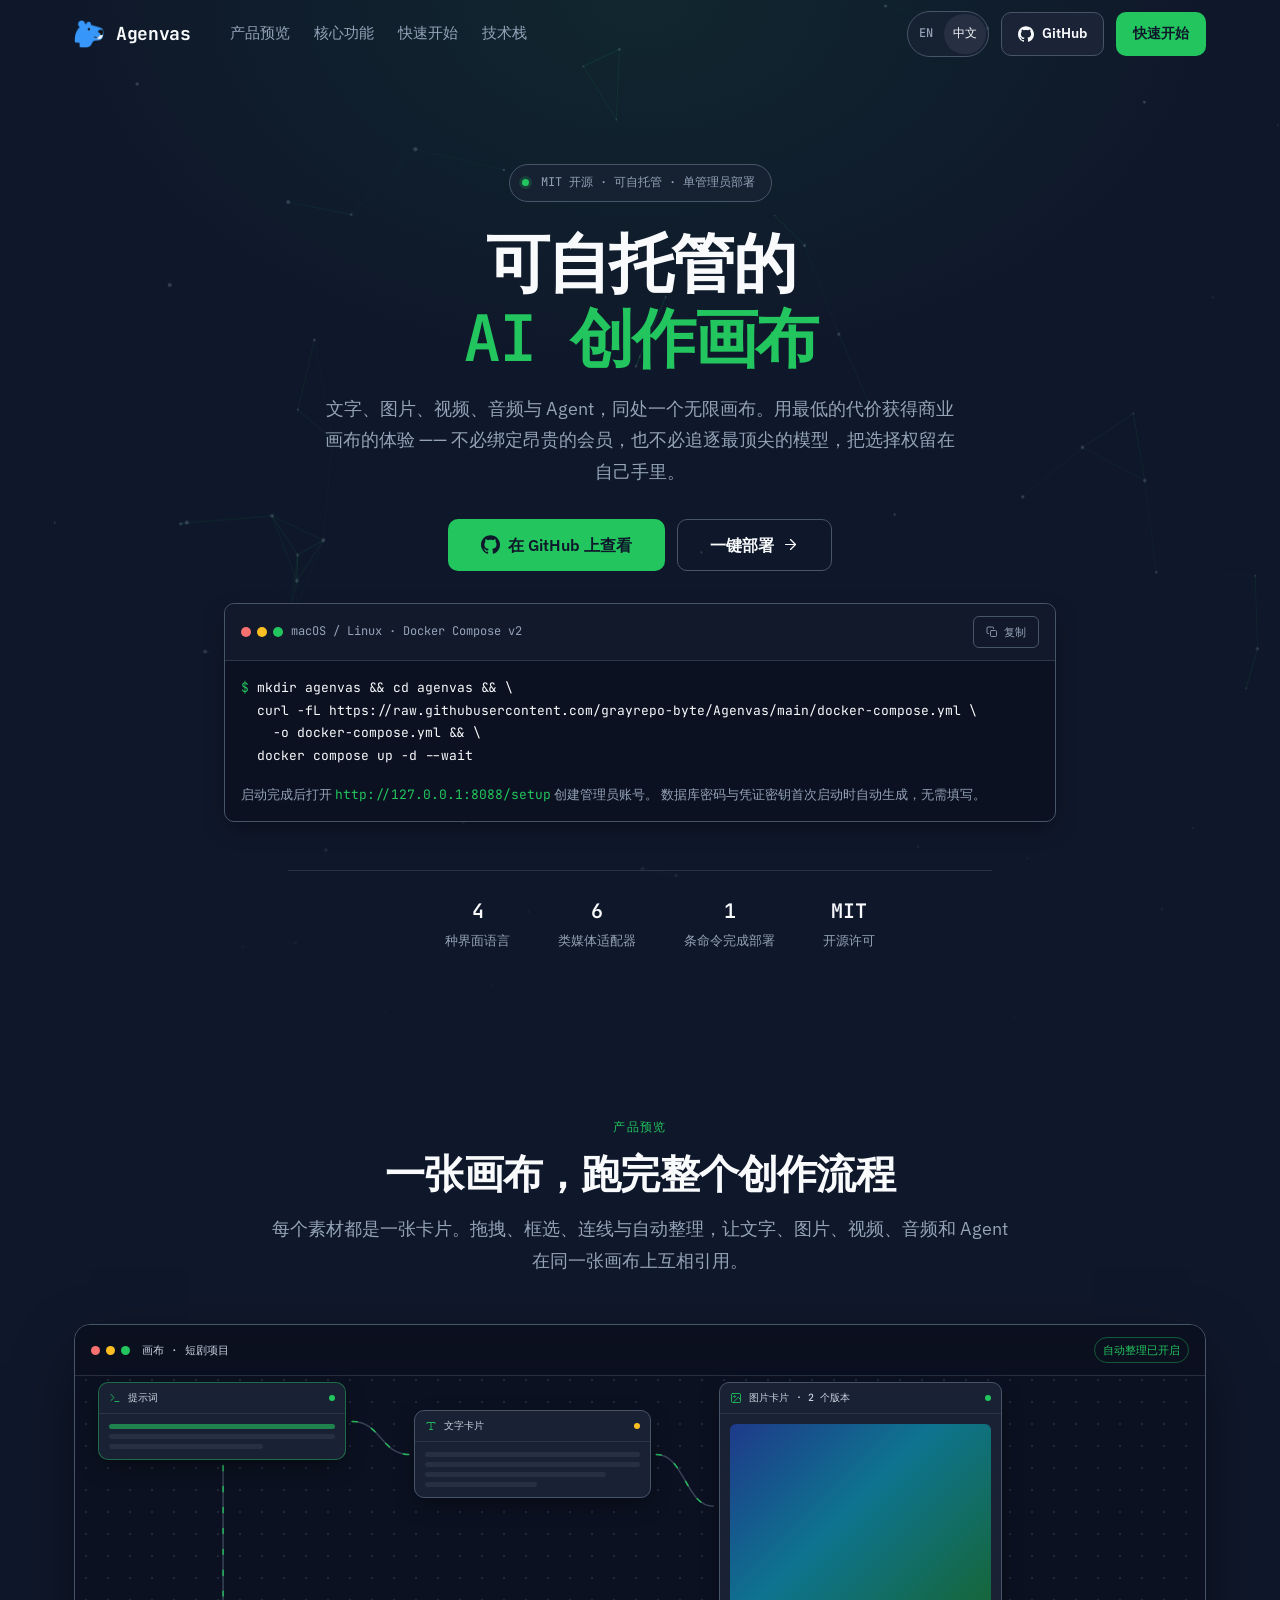
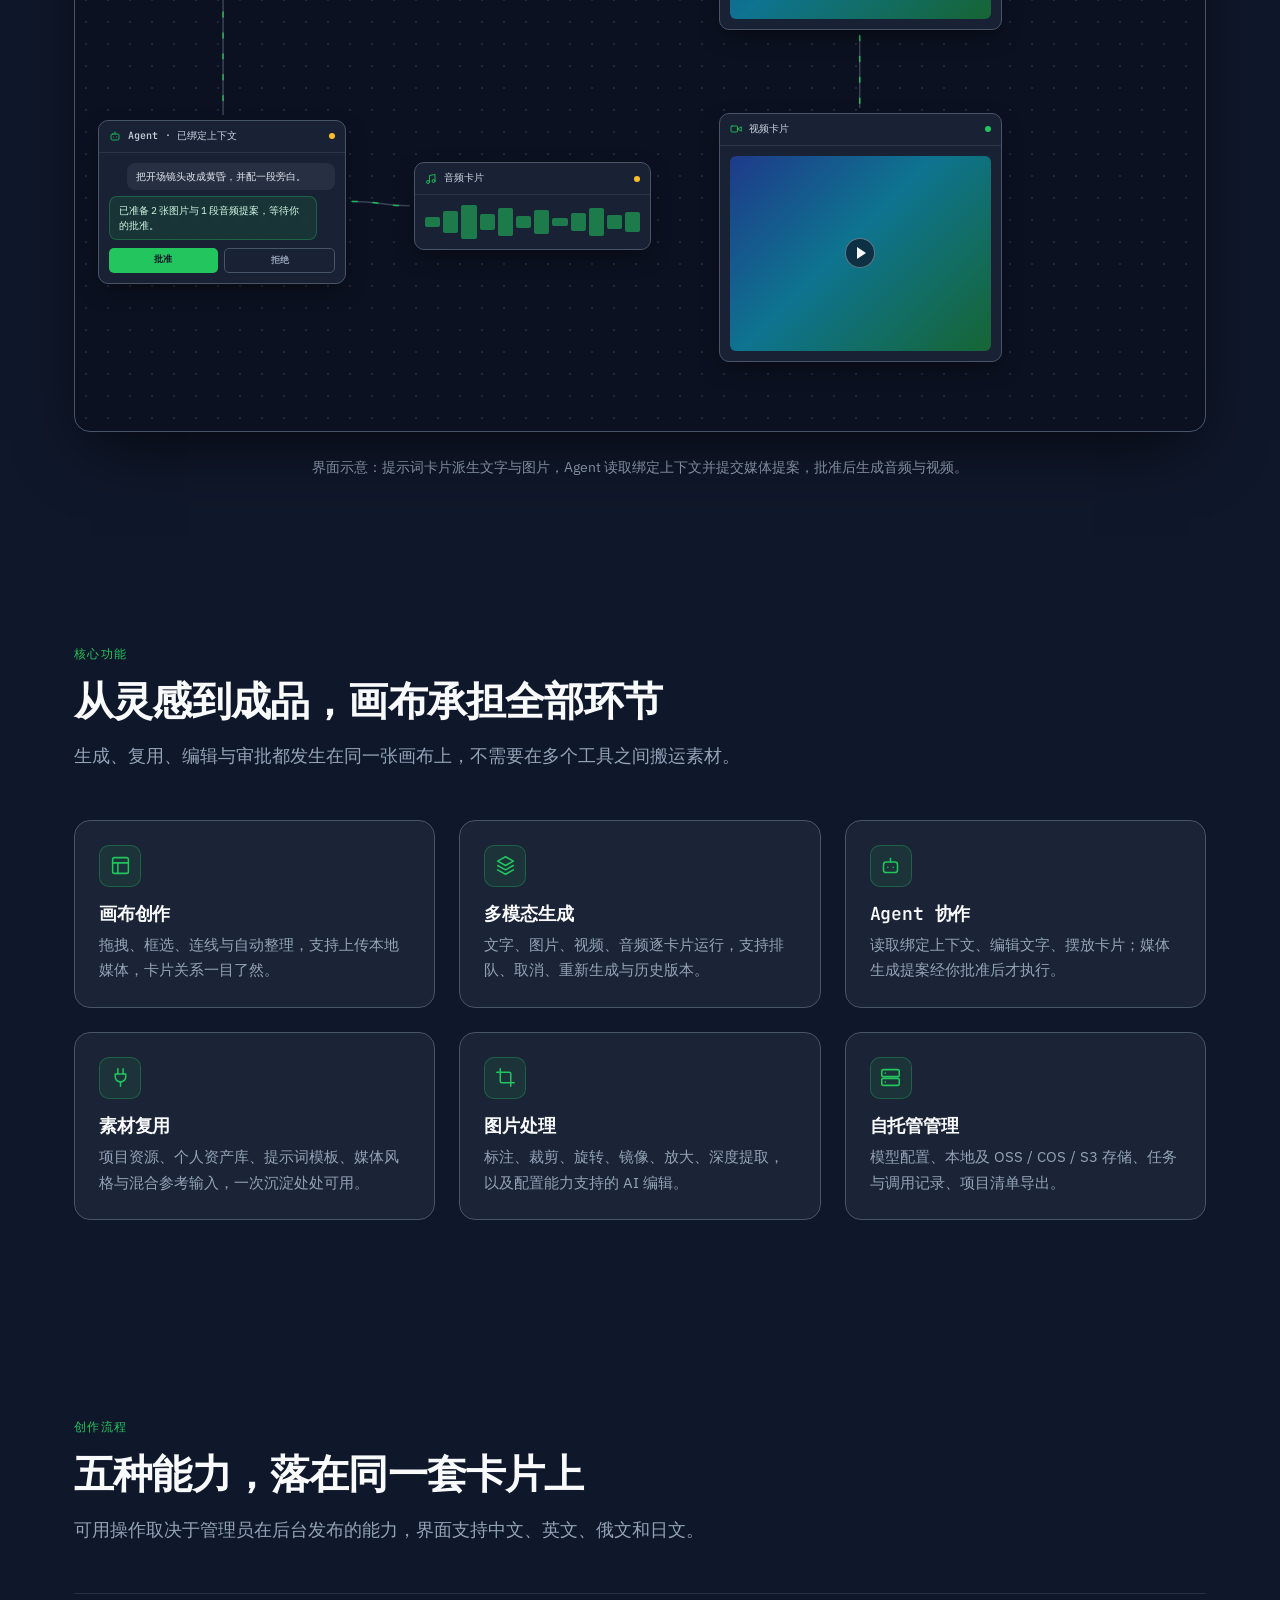
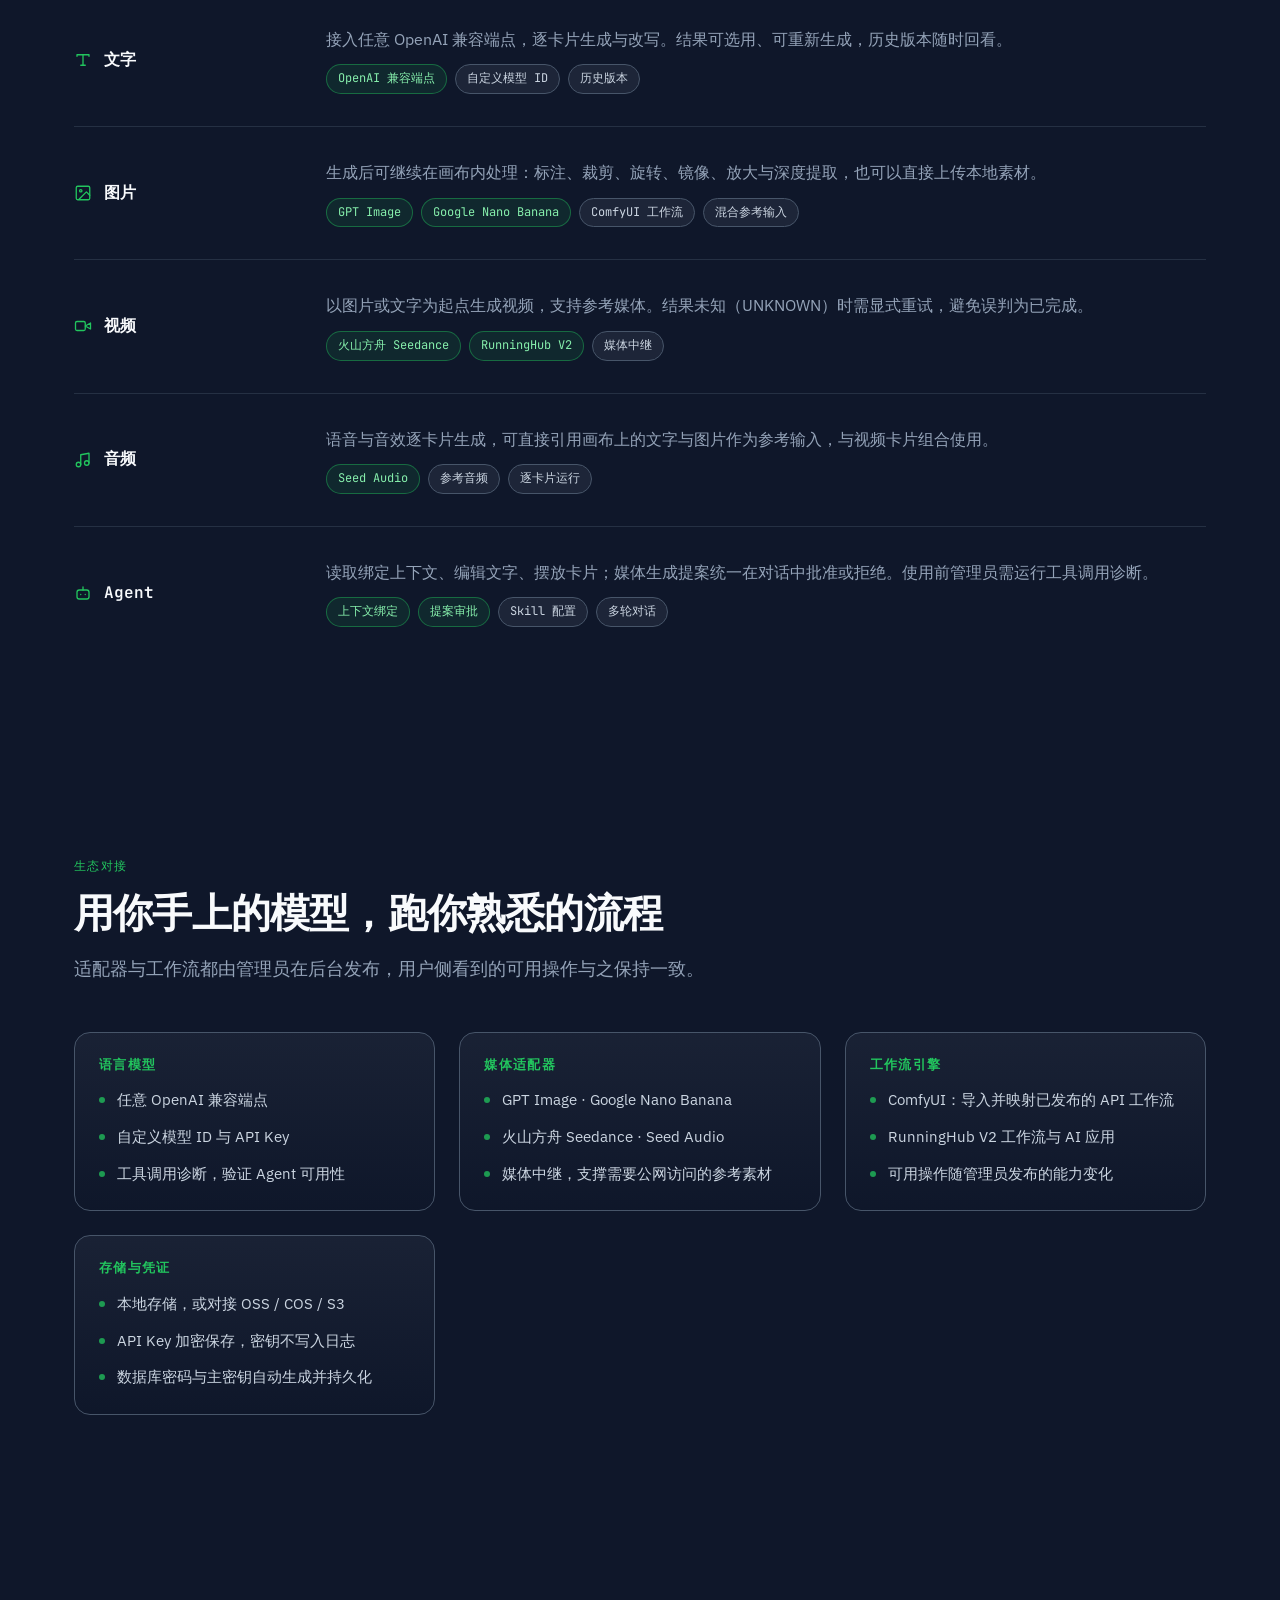
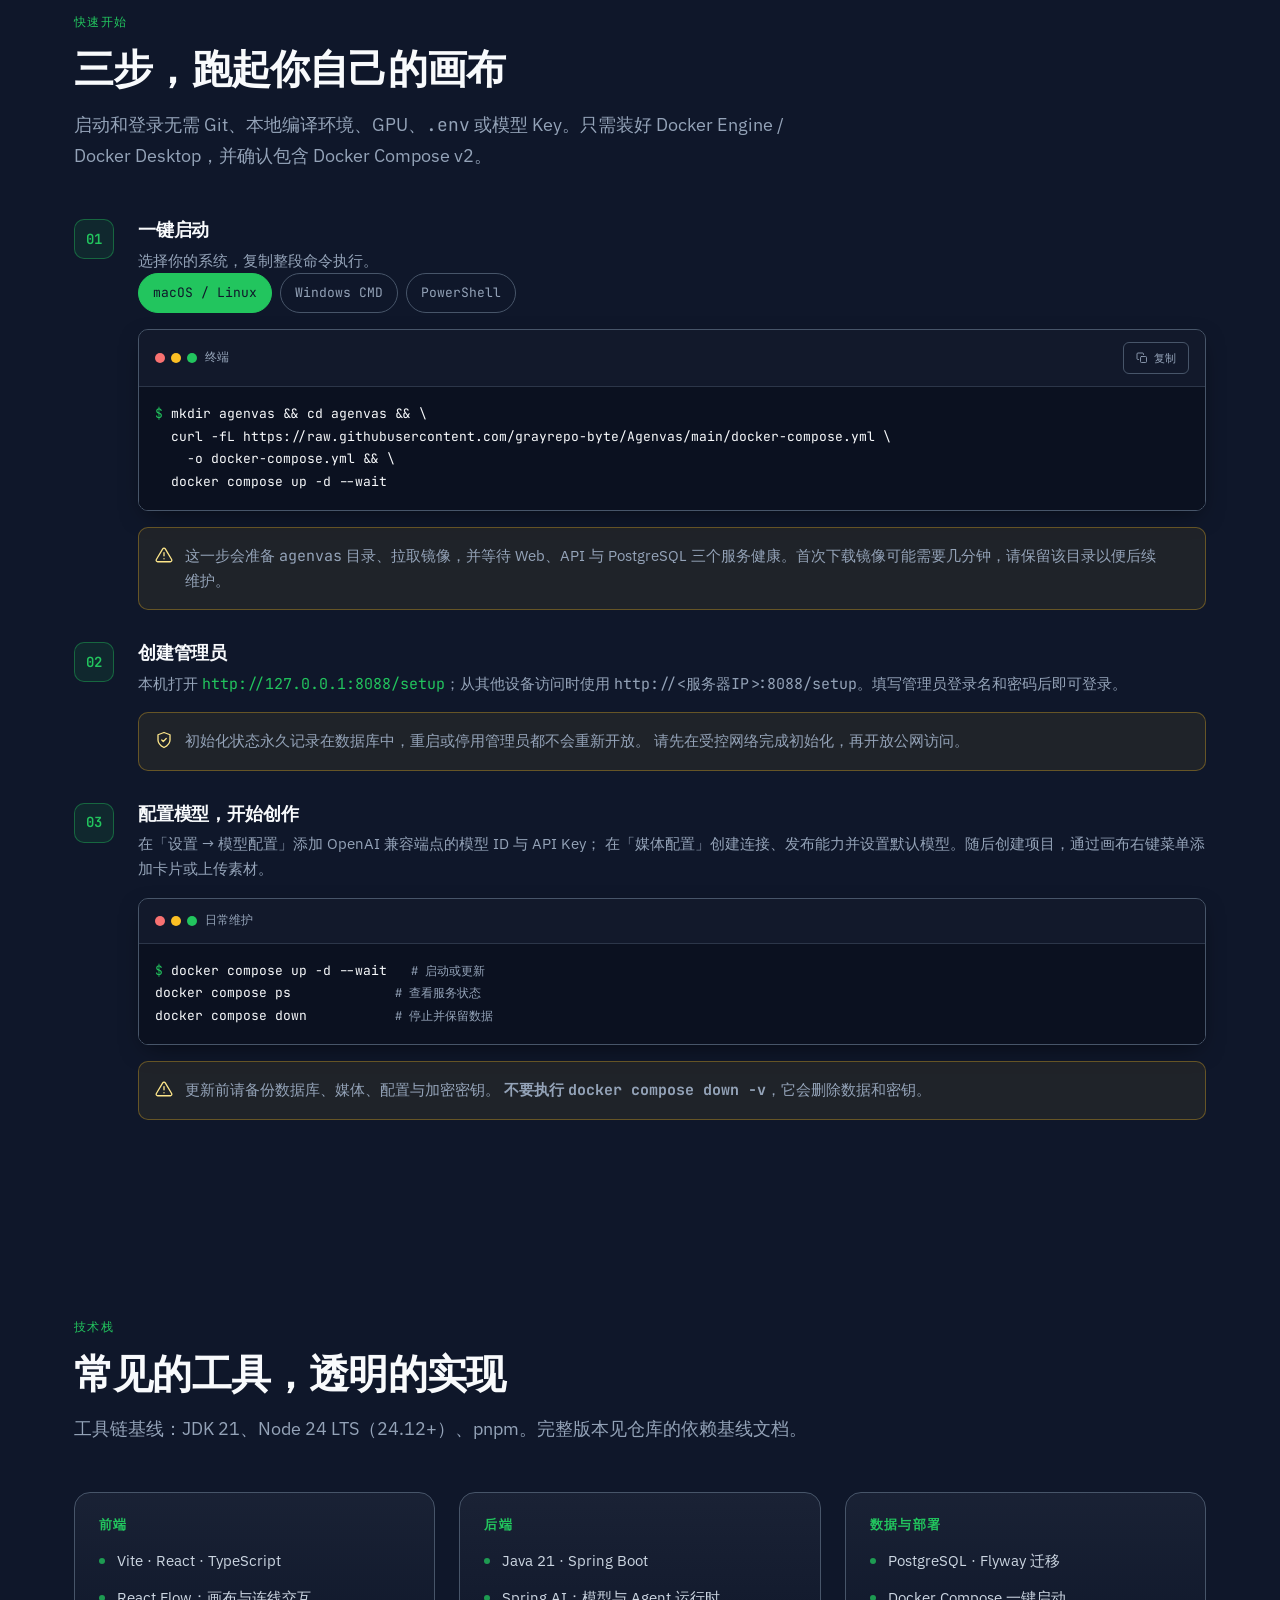
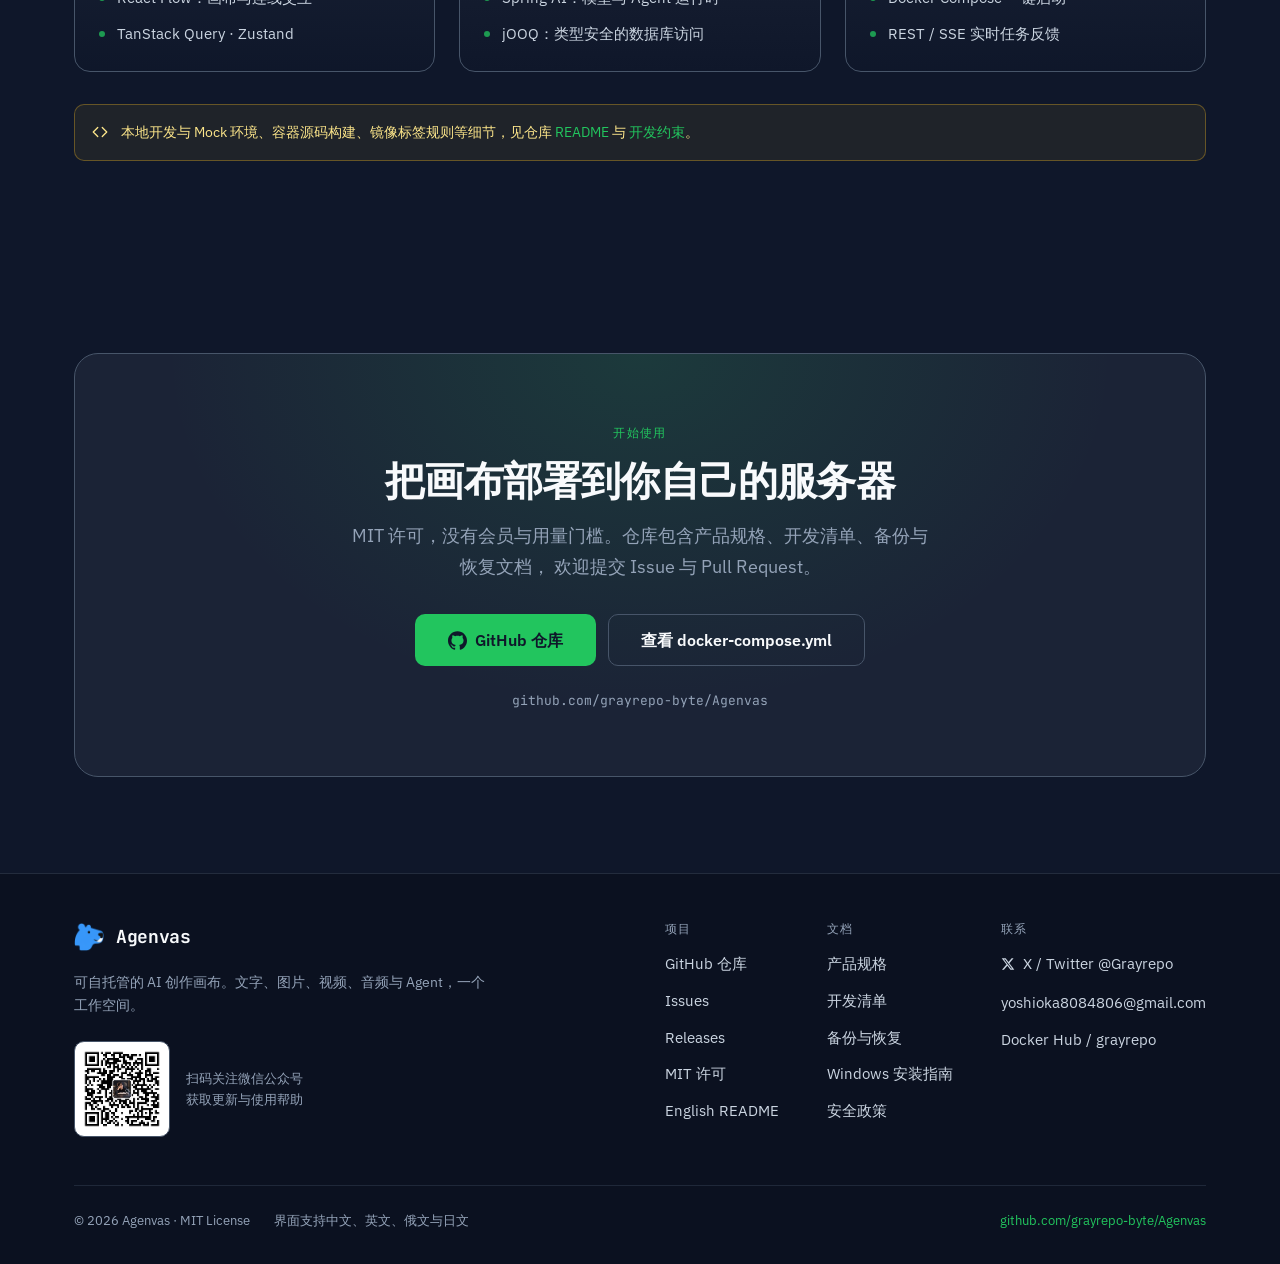
<file: zh/index.html>
<!DOCTYPE html>
<html lang="zh-CN">
  <head>
    <meta charset="utf-8" />
    <script>
      document.documentElement.classList.add("js");
    </script>
    <meta name="viewport" content="width=device-width, initial-scale=1" />
    <title>Agenvas — 可自托管的 AI 创作画布</title>
    <meta
      name="description"
      content="Agenvas 是开源的、可自托管的 AI 创作画布：文字、图片、视频、音频与 Agent 同处一个工作空间。一条命令完成部署，兼容 OpenAI 端点、ComfyUI 与 RunningHub，MIT 许可。"
    />
    <meta name="theme-color" content="#0f172a" />
    <meta name="color-scheme" content="dark" />
    <link rel="canonical" href="https://agenvas.com/zh/" />
    <link rel="alternate" hreflang="en" href="https://agenvas.com/" />
    <link rel="alternate" hreflang="zh-CN" href="https://agenvas.com/zh/" />
    <link rel="alternate" hreflang="x-default" href="https://agenvas.com/" />

    <meta property="og:type" content="website" />
    <meta property="og:site_name" content="Agenvas" />
    <meta property="og:title" content="Agenvas — 可自托管的 AI 创作画布" />
    <meta
      property="og:description"
      content="文字、图片、视频、音频与 Agent，同处一个无限画布。一条命令完成部署，MIT 许可，把创作成本的选择权留在自己手里。"
    />
    <meta property="og:url" content="https://agenvas.com/zh/" />
    <meta
      property="og:image"
      content="https://agenvas.com/assets/img/agenvas-favicon.png"
    />
    <meta name="twitter:card" content="summary_large_image" />

    <link rel="icon" href="../assets/img/agenvas-favicon.png" type="image/png" />
    <link rel="apple-touch-icon" href="../assets/img/agenvas-favicon.png" />

    <link rel="preconnect" href="https://fonts.googleapis.com" />
    <link rel="preconnect" href="https://fonts.gstatic.com" crossorigin />
    <link
      rel="stylesheet"
      href="https://fonts.googleapis.com/css2?family=IBM+Plex+Sans:wght@400;500;600&family=JetBrains+Mono:wght@400;500;600;700&display=swap"
    />
    <link rel="stylesheet" href="../assets/css/styles.css" />
  </head>

  <body>
    <a class="skip-link" href="#main">跳到主要内容</a>

    <!-- Icon sprite -->
    <svg
      aria-hidden="true"
      focusable="false"
      style="position: absolute; width: 0; height: 0; overflow: hidden"
    >
      <defs>
        <symbol id="i-github" viewBox="0 0 24 24">
          <path
            fill="currentColor"
            d="M12 .297c-6.63 0-12 5.373-12 12 0 5.303 3.438 9.8 8.205 11.385.6.113.82-.258.82-.577 0-.285-.01-1.04-.015-2.04-3.338.724-4.042-1.61-4.042-1.61C4.422 18.07 3.633 17.7 3.633 17.7c-1.087-.744.084-.729.084-.729 1.205.084 1.838 1.236 1.838 1.236 1.07 1.835 2.809 1.305 3.495.998.108-.776.417-1.305.76-1.605-2.665-.3-5.466-1.332-5.466-5.93 0-1.31.465-2.38 1.235-3.22-.135-.303-.54-1.523.105-3.176 0 0 1.005-.322 3.3 1.23.96-.267 1.98-.399 3-.405 1.02.006 2.04.138 3 .405 2.28-1.552 3.285-1.23 3.285-1.23.645 1.653.24 2.873.12 3.176.765.84 1.23 1.91 1.23 3.22 0 4.61-2.805 5.625-5.475 5.92.42.36.81 1.096.81 2.22 0 1.606-.015 2.896-.015 3.286 0 .315.21.69.825.57C20.565 22.092 24 17.592 24 12.297c0-6.627-5.373-12-12-12"
          />
        </symbol>
        <symbol id="i-x" viewBox="0 0 24 24">
          <path
            fill="currentColor"
            d="M18.244 2.25h3.308l-7.227 8.26 8.502 11.24H16.17l-5.214-6.817L4.99 21.75H1.68l7.73-8.835L1.254 2.25H8.08l4.713 6.231zm-1.161 17.52h1.833L7.084 4.126H5.117z"
          />
        </symbol>

        <symbol
          id="i-arrow"
          viewBox="0 0 24 24"
          fill="none"
          stroke="currentColor"
          stroke-width="1.75"
          stroke-linecap="round"
          stroke-linejoin="round"
        >
          <path d="M5 12h14" />
          <path d="m12 5 7 7-7 7" />
        </symbol>
        <symbol
          id="i-copy"
          viewBox="0 0 24 24"
          fill="none"
          stroke="currentColor"
          stroke-width="1.75"
          stroke-linecap="round"
          stroke-linejoin="round"
        >
          <rect x="9" y="9" width="12" height="12" rx="2" />
          <path d="M5 15H4a2 2 0 0 1-2-2V4a2 2 0 0 1 2-2h9a2 2 0 0 1 2 2v1" />
        </symbol>
        <symbol
          id="i-check"
          viewBox="0 0 24 24"
          fill="none"
          stroke="currentColor"
          stroke-width="2"
          stroke-linecap="round"
          stroke-linejoin="round"
        >
          <path d="M20 6 9 17l-5-5" />
        </symbol>
        <symbol
          id="i-terminal"
          viewBox="0 0 24 24"
          fill="none"
          stroke="currentColor"
          stroke-width="1.75"
          stroke-linecap="round"
          stroke-linejoin="round"
        >
          <path d="m4 17 6-6-6-6" />
          <path d="M12 19h8" />
        </symbol>
        <symbol
          id="i-canvas"
          viewBox="0 0 24 24"
          fill="none"
          stroke="currentColor"
          stroke-width="1.75"
          stroke-linecap="round"
          stroke-linejoin="round"
        >
          <rect x="3" y="3" width="18" height="18" rx="2" />
          <path d="M3 9h18" />
          <path d="M9 21V9" />
        </symbol>
        <symbol
          id="i-text"
          viewBox="0 0 24 24"
          fill="none"
          stroke="currentColor"
          stroke-width="1.75"
          stroke-linecap="round"
          stroke-linejoin="round"
        >
          <path d="M4 7V5h16v2" />
          <path d="M12 5v14" />
          <path d="M9 19h6" />
        </symbol>
        <symbol
          id="i-image"
          viewBox="0 0 24 24"
          fill="none"
          stroke="currentColor"
          stroke-width="1.75"
          stroke-linecap="round"
          stroke-linejoin="round"
        >
          <rect x="3" y="3" width="18" height="18" rx="2" />
          <circle cx="9" cy="9" r="1.6" />
          <path d="m21 15-4.5-4.5L7 20" />
        </symbol>
        <symbol
          id="i-video"
          viewBox="0 0 24 24"
          fill="none"
          stroke="currentColor"
          stroke-width="1.75"
          stroke-linecap="round"
          stroke-linejoin="round"
        >
          <rect x="2" y="6" width="13" height="12" rx="2" />
          <path d="m22 8-7 4 7 4z" />
        </symbol>
        <symbol
          id="i-audio"
          viewBox="0 0 24 24"
          fill="none"
          stroke="currentColor"
          stroke-width="1.75"
          stroke-linecap="round"
          stroke-linejoin="round"
        >
          <path d="M9 18V5l11-2v13" />
          <circle cx="6" cy="18" r="3" />
          <circle cx="17" cy="16" r="3" />
        </symbol>
        <symbol
          id="i-agent"
          viewBox="0 0 24 24"
          fill="none"
          stroke="currentColor"
          stroke-width="1.75"
          stroke-linecap="round"
          stroke-linejoin="round"
        >
          <rect x="4" y="8" width="16" height="12" rx="3" />
          <path d="M12 4v4" />
          <path d="M9 14h.01M15 14h.01" />
        </symbol>
        <symbol
          id="i-layers"
          viewBox="0 0 24 24"
          fill="none"
          stroke="currentColor"
          stroke-width="1.75"
          stroke-linecap="round"
          stroke-linejoin="round"
        >
          <path d="m12 2 9 5-9 5-9-5 9-5Z" />
          <path d="m3 12 9 5 9-5" />
          <path d="m3 17 9 5 9-5" />
        </symbol>
        <symbol
          id="i-plug"
          viewBox="0 0 24 24"
          fill="none"
          stroke="currentColor"
          stroke-width="1.75"
          stroke-linecap="round"
          stroke-linejoin="round"
        >
          <path d="M9 2v6M15 2v6" />
          <path d="M6 8h12v3a6 6 0 0 1-12 0z" />
          <path d="M12 17v5" />
        </symbol>
        <symbol
          id="i-crop"
          viewBox="0 0 24 24"
          fill="none"
          stroke="currentColor"
          stroke-width="1.75"
          stroke-linecap="round"
          stroke-linejoin="round"
        >
          <path d="M6 2v14a2 2 0 0 0 2 2h14" />
          <path d="M18 22V8a2 2 0 0 0-2-2H2" />
        </symbol>
        <symbol
          id="i-server"
          viewBox="0 0 24 24"
          fill="none"
          stroke="currentColor"
          stroke-width="1.75"
          stroke-linecap="round"
          stroke-linejoin="round"
        >
          <rect x="2" y="3" width="20" height="8" rx="2" />
          <rect x="2" y="13" width="20" height="8" rx="2" />
          <path d="M6 7h.01M6 17h.01" />
        </symbol>
        <symbol
          id="i-shield"
          viewBox="0 0 24 24"
          fill="none"
          stroke="currentColor"
          stroke-width="1.75"
          stroke-linecap="round"
          stroke-linejoin="round"
        >
          <path d="M12 22s8-4 8-10V5l-8-3-8 3v7c0 6 8 10 8 10Z" />
          <path d="m9 12 2 2 4-4" />
        </symbol>
        <symbol
          id="i-globe"
          viewBox="0 0 24 24"
          fill="none"
          stroke="currentColor"
          stroke-width="1.75"
          stroke-linecap="round"
          stroke-linejoin="round"
        >
          <circle cx="12" cy="12" r="9" />
          <path d="M3 12h18" />
          <path d="M12 3a14 14 0 0 1 0 18 14 14 0 0 1 0-18Z" />
        </symbol>
        <symbol
          id="i-box"
          viewBox="0 0 24 24"
          fill="none"
          stroke="currentColor"
          stroke-width="1.75"
          stroke-linecap="round"
          stroke-linejoin="round"
        >
          <path d="m21 8-9 5-9-5" />
          <path d="M3 8v8l9 5 9-5V8l-9-5Z" />
        </symbol>
        <symbol
          id="i-db"
          viewBox="0 0 24 24"
          fill="none"
          stroke="currentColor"
          stroke-width="1.75"
          stroke-linecap="round"
          stroke-linejoin="round"
        >
          <ellipse cx="12" cy="5" rx="8" ry="3" />
          <path d="M4 5v14c0 1.7 3.6 3 8 3s8-1.3 8-3V5" />
          <path d="M4 12c0 1.7 3.6 3 8 3s8-1.3 8-3" />
        </symbol>
        <symbol
          id="i-alert"
          viewBox="0 0 24 24"
          fill="none"
          stroke="currentColor"
          stroke-width="1.75"
          stroke-linecap="round"
          stroke-linejoin="round"
        >
          <path d="M12 9v4" />
          <path d="M12 17h.01" />
          <path
            d="M10.29 3.86 1.82 18a2 2 0 0 0 1.71 3h16.94a2 2 0 0 0 1.71-3L13.71 3.86a2 2 0 0 0-3.42 0Z"
          />
        </symbol>
        <symbol
          id="i-cpu"
          viewBox="0 0 24 24"
          fill="none"
          stroke="currentColor"
          stroke-width="1.75"
          stroke-linecap="round"
          stroke-linejoin="round"
        >
          <rect x="5" y="5" width="14" height="14" rx="2" />
          <rect x="9" y="9" width="6" height="6" rx="1" />
          <path
            d="M9 2v3M15 2v3M9 19v3M15 19v3M2 9h3M2 15h3M19 9h3M19 15h3"
          />
        </symbol>
        <symbol
          id="i-code"
          viewBox="0 0 24 24"
          fill="none"
          stroke="currentColor"
          stroke-width="1.75"
          stroke-linecap="round"
          stroke-linejoin="round"
        >
          <path d="m9 18-6-6 6-6" />
          <path d="m15 6 6 6-6 6" />
        </symbol>
      </defs>
    </svg>

    <header class="nav" id="nav">
      <nav class="nav__inner" aria-label="主导航">
        <a class="brand" href="#top">
          <img
            src="../assets/img/agenvas-favicon.png"
            alt=""
            width="30"
            height="30"
          />
          <span>Agenvas</span>
        </a>
        <div class="nav__links">
          <a href="#preview">产品预览</a>
          <a href="#features">核心功能</a>
          <a href="#quickstart">快速开始</a>
          <a href="#stack">技术栈</a>
        </div>
        <div class="nav__actions">
          <div class="lang" role="group" aria-label="语言">
            <a class="lang__opt" href="../" hreflang="en" lang="en">EN</a>
            <a class="lang__opt" href="./" hreflang="zh-CN" aria-current="true"
              >中文</a
            >
          </div>
          <a
            class="btn btn--github btn--sm"
            href="https://github.com/grayrepo-byte/Agenvas"
            target="_blank"
            rel="noopener"
          >
            <svg width="16" height="16" aria-hidden="true">
              <use href="#i-github"></use>
            </svg>
            GitHub
          </a>
          <a class="btn btn--primary btn--sm" href="#quickstart">快速开始</a>
        </div>
      </nav>
    </header>

    <main id="main" tabindex="-1">
      <!-- ================= Hero ================= -->
      <section class="hero" id="top">
        <canvas id="hero-canvas" aria-hidden="true"></canvas>
        <div class="container">
          <div class="hero__head">
            <p class="hero__badge">
              <span class="dot" aria-hidden="true"></span>
              MIT 开源 · 可自托管 · 单管理员部署
            </p>

            <h1>可自托管的<br /><span class="accent">AI 创作画布</span></h1>

            <p class="lede">
              文字、图片、视频、音频与 Agent，同处一个无限画布。用最低的代价获得商业画布的体验
              —— 不必绑定昂贵的会员，也不必追逐最顶尖的模型，把选择权留在自己手里。
            </p>

            <div class="btn-row hero__cta">
              <a
                class="btn btn--primary btn--lg"
                href="https://github.com/grayrepo-byte/Agenvas"
                target="_blank"
                rel="noopener"
              >
                <svg width="19" height="19" aria-hidden="true">
                  <use href="#i-github"></use>
                </svg>
                在 GitHub 上查看
              </a>
              <a class="btn btn--ghost btn--lg" href="#quickstart">
                一键部署
                <svg width="17" height="17" aria-hidden="true">
                  <use href="#i-arrow"></use>
                </svg>
              </a>
            </div>

            <div class="term">
              <div class="term__head">
                <span class="term__dots" aria-hidden="true">
                  <span></span><span></span><span></span>
                </span>
                <span class="term__label">macOS / Linux · Docker Compose v2</span>
                <button class="term__copy" type="button" data-copy data-copied-label="已复制" data-failed-label="请手动复制">
                  <svg width="12" height="12" aria-hidden="true">
                    <use href="#i-copy"></use>
                  </svg>
                  <span data-copy-label>复制</span>
                </button>
              </div>
              <div class="term__body">
                <pre><span class="prompt" aria-hidden="true">$ </span><span class="cmd">mkdir agenvas &amp;&amp; cd agenvas &amp;&amp; \
  curl -fL https://raw.githubusercontent.com/grayrepo-byte/Agenvas/main/docker-compose.yml \
    -o docker-compose.yml &amp;&amp; \
  docker compose up -d --wait</span></pre>
              </div>
              <p class="term__foot">
                启动完成后打开 <code>http://127.0.0.1:8088/setup</code> 创建管理员账号。
                数据库密码与凭证密钥首次启动时自动生成，无需填写。
              </p>
            </div>
          </div>

          <ul class="facts facts--center">
            <li class="fact">
              <span class="fact__value">4</span>
              <span class="fact__label">种界面语言</span>
            </li>
            <li class="fact">
              <span class="fact__value">6</span>
              <span class="fact__label">类媒体适配器</span>
            </li>
            <li class="fact">
              <span class="fact__value">1</span>
              <span class="fact__label">条命令完成部署</span>
            </li>
            <li class="fact">
              <span class="fact__value">MIT</span>
              <span class="fact__label">开源许可</span>
            </li>
          </ul>
        </div>
      </section>

      <!-- ================= Preview ================= -->
      <section class="section section--tight" id="preview">
        <div class="container">
          <div class="section-head section-head--center">
            <span class="eyebrow">产品预览</span>
            <h2>一张画布，跑完整个创作流程</h2>
            <p class="lede">
              每个素材都是一张卡片。拖拽、框选、连线与自动整理，让文字、图片、视频、音频和
              Agent 在同一张画布上互相引用。
            </p>
          </div>

          <div
            class="stage"
            role="img"
            aria-label="Agenvas 画布界面示意：提示词卡片派生文字卡片与图片卡片，Agent 读取绑定上下文并提交媒体提案，经用户批准后生成音频与视频。卡片之间以连线互相引用。"
          >
            <div class="stage__chrome" aria-hidden="true">
              <span class="term__dots">
                <span></span><span></span><span></span>
              </span>
              <span class="stage__title">画布 · 短剧项目</span>
              <span class="stage__chip">自动整理已开启</span>
            </div>

            <svg class="stage__links" id="stage-links" aria-hidden="true"></svg>

            <div class="node node--prompt">
              <div class="node__head">
                <svg aria-hidden="true"><use href="#i-terminal"></use></svg>
                <span class="node__name">提示词</span>
                <span class="node__status" aria-hidden="true"></span>
              </div>
              <div class="node__body">
                <div class="lines">
                  <span class="line line--accent"></span>
                  <span class="line"></span>
                  <span class="line" style="width: 68%"></span>
                </div>
              </div>
            </div>

            <div class="node node--text">
              <div class="node__head">
                <svg aria-hidden="true"><use href="#i-text"></use></svg>
                <span class="node__name">文字卡片</span>
                <span class="node__status node__status--run" aria-hidden="true"></span>
              </div>
              <div class="node__body">
                <div class="lines">
                  <span class="line"></span>
                  <span class="line"></span>
                  <span class="line" style="width: 84%"></span>
                  <span class="line" style="width: 52%"></span>
                </div>
              </div>
            </div>

            <div class="node node--image">
              <div class="node__head">
                <svg aria-hidden="true"><use href="#i-image"></use></svg>
                <span class="node__name">图片卡片</span>
                <span class="node__meta">· 2 个版本</span>
                <span class="node__status" aria-hidden="true"></span>
              </div>
              <div class="node__body">
                <div class="thumb"></div>
              </div>
            </div>

            <div class="node node--agent">
              <div class="node__head">
                <svg aria-hidden="true"><use href="#i-agent"></use></svg>
                <span class="node__name">Agent</span>
                <span class="node__meta">· 已绑定上下文</span>
                <span class="node__status node__status--run" aria-hidden="true"></span>
              </div>
              <div class="node__body">
                <span class="bubble bubble--user"
                  >把开场镜头改成黄昏，并配一段旁白。</span
                >
                <span class="bubble bubble--agent"
                  >已准备 2 张图片与 1 段音频提案，等待你的批准。</span
                >
                <div class="approve" aria-hidden="true">
                  <span class="ok">批准</span>
                  <span class="no">拒绝</span>
                </div>
              </div>
            </div>

            <div class="node node--audio">
              <div class="node__head">
                <svg aria-hidden="true"><use href="#i-audio"></use></svg>
                <span class="node__name">音频卡片</span>
                <span class="node__status node__status--run" aria-hidden="true"></span>
              </div>
              <div class="node__body">
                <div class="wave" aria-hidden="true">
                  <i></i><i></i><i></i><i></i><i></i><i></i>
                  <i></i><i></i><i></i><i></i><i></i><i></i>
                </div>
              </div>
            </div>

            <div class="node node--video">
              <div class="node__head">
                <svg aria-hidden="true"><use href="#i-video"></use></svg>
                <span class="node__name">视频卡片</span>
                <span class="node__status" aria-hidden="true"></span>
              </div>
              <div class="node__body">
                <div class="thumb thumb--video">
                  <div class="play" aria-hidden="true"><span></span></div>
                </div>
              </div>
            </div>
          </div>

          <p class="stage-caption">
            界面示意：提示词卡片派生文字与图片，Agent 读取绑定上下文并提交媒体提案，批准后生成音频与视频。
          </p>
        </div>
      </section>

      <!-- ================= Features ================= -->
      <section class="section" id="features">
        <div class="container">
          <div class="section-head">
            <span class="eyebrow">核心功能</span>
            <h2>从灵感到成品，画布承担全部环节</h2>
            <p class="lede">
              生成、复用、编辑与审批都发生在同一张画布上，不需要在多个工具之间搬运素材。
            </p>
          </div>

          <div class="grid grid--3">
            <article class="card reveal">
              <div class="card__icon">
                <svg aria-hidden="true"><use href="#i-canvas"></use></svg>
              </div>
              <h3>画布创作</h3>
              <p>
                拖拽、框选、连线与自动整理，支持上传本地媒体，卡片关系一目了然。
              </p>
            </article>

            <article class="card reveal" style="--delay: 60ms">
              <div class="card__icon">
                <svg aria-hidden="true"><use href="#i-layers"></use></svg>
              </div>
              <h3>多模态生成</h3>
              <p>
                文字、图片、视频、音频逐卡片运行，支持排队、取消、重新生成与历史版本。
              </p>
            </article>

            <article class="card reveal" style="--delay: 120ms">
              <div class="card__icon">
                <svg aria-hidden="true"><use href="#i-agent"></use></svg>
              </div>
              <h3>Agent 协作</h3>
              <p>
                读取绑定上下文、编辑文字、摆放卡片；媒体生成提案经你批准后才执行。
              </p>
            </article>

            <article class="card reveal">
              <div class="card__icon">
                <svg aria-hidden="true"><use href="#i-plug"></use></svg>
              </div>
              <h3>素材复用</h3>
              <p>
                项目资源、个人资产库、提示词模板、媒体风格与混合参考输入，一次沉淀处处可用。
              </p>
            </article>

            <article class="card reveal" style="--delay: 60ms">
              <div class="card__icon">
                <svg aria-hidden="true"><use href="#i-crop"></use></svg>
              </div>
              <h3>图片处理</h3>
              <p>
                标注、裁剪、旋转、镜像、放大、深度提取，以及配置能力支持的 AI 编辑。
              </p>
            </article>

            <article class="card reveal" style="--delay: 120ms">
              <div class="card__icon">
                <svg aria-hidden="true"><use href="#i-server"></use></svg>
              </div>
              <h3>自托管管理</h3>
              <p>
                模型配置、本地及 OSS / COS / S3 存储、任务与调用记录、项目清单导出。
              </p>
            </article>
          </div>
        </div>
      </section>

      <!-- ================= Workflow ================= -->
      <section class="section" id="workflow">
        <div class="container">
          <div class="section-head">
            <span class="eyebrow">创作流程</span>
            <h2>五种能力，落在同一套卡片上</h2>
            <p class="lede">
              可用操作取决于管理员在后台发布的能力，界面支持中文、英文、俄文和日文。
            </p>
          </div>

          <div class="modality reveal">
            <div class="modality__title">
              <svg aria-hidden="true"><use href="#i-text"></use></svg>
              文字
            </div>
            <div>
              <p>
                接入任意 OpenAI 兼容端点，逐卡片生成与改写。结果可选用、可重新生成，历史版本随时回看。
              </p>
              <div class="tags">
                <span class="tag tag--accent">OpenAI 兼容端点</span>
                <span class="tag">自定义模型 ID</span>
                <span class="tag">历史版本</span>
              </div>
            </div>
          </div>

          <div class="modality reveal">
            <div class="modality__title">
              <svg aria-hidden="true"><use href="#i-image"></use></svg>
              图片
            </div>
            <div>
              <p>
                生成后可继续在画布内处理：标注、裁剪、旋转、镜像、放大与深度提取，也可以直接上传本地素材。
              </p>
              <div class="tags">
                <span class="tag tag--accent">GPT Image</span>
                <span class="tag tag--accent">Google Nano Banana</span>
                <span class="tag">ComfyUI 工作流</span>
                <span class="tag">混合参考输入</span>
              </div>
            </div>
          </div>

          <div class="modality reveal">
            <div class="modality__title">
              <svg aria-hidden="true"><use href="#i-video"></use></svg>
              视频
            </div>
            <div>
              <p>
                以图片或文字为起点生成视频，支持参考媒体。结果未知（UNKNOWN）时需显式重试，避免误判为已完成。
              </p>
              <div class="tags">
                <span class="tag tag--accent">火山方舟 Seedance</span>
                <span class="tag tag--accent">RunningHub V2</span>
                <span class="tag">媒体中继</span>
              </div>
            </div>
          </div>

          <div class="modality reveal">
            <div class="modality__title">
              <svg aria-hidden="true"><use href="#i-audio"></use></svg>
              音频
            </div>
            <div>
              <p>
                语音与音效逐卡片生成，可直接引用画布上的文字与图片作为参考输入，与视频卡片组合使用。
              </p>
              <div class="tags">
                <span class="tag tag--accent">Seed Audio</span>
                <span class="tag">参考音频</span>
                <span class="tag">逐卡片运行</span>
              </div>
            </div>
          </div>

          <div class="modality reveal">
            <div class="modality__title">
              <svg aria-hidden="true"><use href="#i-agent"></use></svg>
              Agent
            </div>
            <div>
              <p>
                读取绑定上下文、编辑文字、摆放卡片；媒体生成提案统一在对话中批准或拒绝。使用前管理员需运行工具调用诊断。
              </p>
              <div class="tags">
                <span class="tag tag--accent">上下文绑定</span>
                <span class="tag tag--accent">提案审批</span>
                <span class="tag">Skill 配置</span>
                <span class="tag">多轮对话</span>
              </div>
            </div>
          </div>
        </div>
      </section>

      <!-- ================= Integrations ================= -->
      <section class="section" id="integrations">
        <div class="container">
          <div class="section-head">
            <span class="eyebrow">生态对接</span>
            <h2>用你手上的模型，跑你熟悉的流程</h2>
            <p class="lede">
              适配器与工作流都由管理员在后台发布，用户侧看到的可用操作与之保持一致。
            </p>
          </div>

          <div class="stack-grid">
            <div class="stack-col reveal">
              <h3>语言模型</h3>
              <ul>
                <li>任意 OpenAI 兼容端点</li>
                <li>自定义模型 ID 与 API Key</li>
                <li>工具调用诊断，验证 Agent 可用性</li>
              </ul>
            </div>

            <div class="stack-col reveal" style="--delay: 60ms">
              <h3>媒体适配器</h3>
              <ul>
                <li>GPT Image · Google Nano Banana</li>
                <li>火山方舟 Seedance · Seed Audio</li>
                <li>媒体中继，支撑需要公网访问的参考素材</li>
              </ul>
            </div>

            <div class="stack-col reveal" style="--delay: 120ms">
              <h3>工作流引擎</h3>
              <ul>
                <li>ComfyUI：导入并映射已发布的 API 工作流</li>
                <li>RunningHub V2 工作流与 AI 应用</li>
                <li>可用操作随管理员发布的能力变化</li>
              </ul>
            </div>

            <div class="stack-col reveal">
              <h3>存储与凭证</h3>
              <ul>
                <li>本地存储，或对接 OSS / COS / S3</li>
                <li>API Key 加密保存，密钥不写入日志</li>
                <li>数据库密码与主密钥自动生成并持久化</li>
              </ul>
            </div>
          </div>
        </div>
      </section>

      <!-- ================= Quick start ================= -->
      <section class="section" id="quickstart">
        <div class="container">
          <div class="section-head">
            <span class="eyebrow">快速开始</span>
            <h2>三步，跑起你自己的画布</h2>
            <p class="lede">
              启动和登录无需 Git、本地编译环境、GPU、<code class="mono">.env</code>
              或模型 Key。只需装好 Docker Engine / Docker Desktop，并确认包含 Docker Compose v2。
            </p>
          </div>

          <div class="steps">
            <div class="step reveal">
              <div class="step__num" aria-hidden="true">01</div>
              <div>
                <h3>一键启动</h3>
                <p>选择你的系统，复制整段命令执行。</p>

                <div class="tabs" role="tablist" aria-label="选择操作系统">
                  <button
                    class="tab"
                    role="tab"
                    id="tab-unix"
                    aria-controls="panel-unix"
                    aria-selected="true"
                  >
                    macOS / Linux
                  </button>
                  <button
                    class="tab"
                    role="tab"
                    id="tab-cmd"
                    aria-controls="panel-cmd"
                    aria-selected="false"
                    tabindex="-1"
                  >
                    Windows CMD
                  </button>
                  <button
                    class="tab"
                    role="tab"
                    id="tab-ps"
                    aria-controls="panel-ps"
                    aria-selected="false"
                    tabindex="-1"
                  >
                    PowerShell
                  </button>
                </div>

                <div
                  class="term"
                  id="panel-unix"
                  role="tabpanel"
                  aria-labelledby="tab-unix"
                  tabindex="0"
                >
                  <div class="term__head">
                    <span class="term__dots" aria-hidden="true">
                      <span></span><span></span><span></span>
                    </span>
                    <span class="term__label">终端</span>
                    <button class="term__copy" type="button" data-copy data-copied-label="已复制" data-failed-label="请手动复制">
                      <svg width="12" height="12" aria-hidden="true">
                        <use href="#i-copy"></use>
                      </svg>
                      <span data-copy-label>复制</span>
                    </button>
                  </div>
                  <div class="term__body">
                    <pre><span class="prompt" aria-hidden="true">$ </span><span class="cmd">mkdir agenvas &amp;&amp; cd agenvas &amp;&amp; \
  curl -fL https://raw.githubusercontent.com/grayrepo-byte/Agenvas/main/docker-compose.yml \
    -o docker-compose.yml &amp;&amp; \
  docker compose up -d --wait</span></pre>
                  </div>
                </div>

                <div
                  class="term"
                  id="panel-cmd"
                  role="tabpanel"
                  aria-labelledby="tab-cmd"
                  tabindex="0"
                  hidden
                >
                  <div class="term__head">
                    <span class="term__dots" aria-hidden="true">
                      <span></span><span></span><span></span>
                    </span>
                    <span class="term__label">命令提示符</span>
                    <button class="term__copy" type="button" data-copy data-copied-label="已复制" data-failed-label="请手动复制">
                      <svg width="12" height="12" aria-hidden="true">
                        <use href="#i-copy"></use>
                      </svg>
                      <span data-copy-label>复制</span>
                    </button>
                  </div>
                  <div class="term__body">
                    <pre><span class="prompt" aria-hidden="true">&gt; </span><span class="cmd">mkdir agenvas &amp;&amp; cd agenvas &amp;&amp; ^
  curl.exe -fL https://raw.githubusercontent.com/grayrepo-byte/Agenvas/main/docker-compose.yml -o docker-compose.yml &amp;&amp; ^
  docker compose up -d --wait</span></pre>
                  </div>
                </div>

                <div
                  class="term"
                  id="panel-ps"
                  role="tabpanel"
                  aria-labelledby="tab-ps"
                  tabindex="0"
                  hidden
                >
                  <div class="term__head">
                    <span class="term__dots" aria-hidden="true">
                      <span></span><span></span><span></span>
                    </span>
                    <span class="term__label">PowerShell 5.1 / 7</span>
                    <button class="term__copy" type="button" data-copy data-copied-label="已复制" data-failed-label="请手动复制">
                      <svg width="12" height="12" aria-hidden="true">
                        <use href="#i-copy"></use>
                      </svg>
                      <span data-copy-label>复制</span>
                    </button>
                  </div>
                  <div class="term__body">
                    <pre><span class="prompt" aria-hidden="true">&gt; </span><span class="cmd">&amp; {
  $ErrorActionPreference = 'Stop'
  New-Item -ItemType Directory -Path agenvas | Out-Null
  Set-Location agenvas
  Invoke-WebRequest -UseBasicParsing `
    -Uri 'https://raw.githubusercontent.com/grayrepo-byte/Agenvas/main/docker-compose.yml' `
    -OutFile docker-compose.yml
  docker compose up -d --wait
}</span></pre>
                  </div>
                </div>

                <div class="note">
                  <svg aria-hidden="true"><use href="#i-alert"></use></svg>
                  <p>
                    这一步会准备 <code class="mono">agenvas</code> 目录、拉取镜像，并等待
                    Web、API 与 PostgreSQL 三个服务健康。首次下载镜像可能需要几分钟，请保留该目录以便后续维护。
                  </p>
                </div>
              </div>
            </div>

            <div class="step reveal">
              <div class="step__num" aria-hidden="true">02</div>
              <div>
                <h3>创建管理员</h3>
                <p>
                  本机打开
                  <a class="accent mono" href="http://127.0.0.1:8088/setup"
                    >http://127.0.0.1:8088/setup</a
                  >；从其他设备访问时使用
                  <code class="mono">http://&lt;服务器IP&gt;:8088/setup</code>。填写管理员登录名和密码后即可登录。
                </p>
                <div class="note">
                  <svg aria-hidden="true"><use href="#i-shield"></use></svg>
                  <p>
                    初始化状态永久记录在数据库中，重启或停用管理员都不会重新开放。
                    请先在受控网络完成初始化，再开放公网访问。
                  </p>
                </div>
              </div>
            </div>

            <div class="step reveal">
              <div class="step__num" aria-hidden="true">03</div>
              <div>
                <h3>配置模型，开始创作</h3>
                <p>
                  在「设置 → 模型配置」添加 OpenAI 兼容端点的模型 ID 与 API Key；
                  在「媒体配置」创建连接、发布能力并设置默认模型。随后创建项目，通过画布右键菜单添加卡片或上传素材。
                </p>
                <div class="term">
                  <div class="term__head">
                    <span class="term__dots" aria-hidden="true">
                      <span></span><span></span><span></span>
                    </span>
                    <span class="term__label">日常维护</span>
                  </div>
                  <div class="term__body">
                    <pre><span class="prompt" aria-hidden="true">$ </span><span class="cmd">docker compose up -d --wait   <span class="term__label"># 启动或更新</span>
docker compose ps             <span class="term__label"># 查看服务状态</span>
docker compose down           <span class="term__label"># 停止并保留数据</span></span></pre>
                  </div>
                </div>
                <div class="note">
                  <svg aria-hidden="true"><use href="#i-alert"></use></svg>
                  <p>
                    更新前请备份数据库、媒体、配置与加密密钥。
                    <strong>不要执行 <code class="mono">docker compose down -v</code></strong>，它会删除数据和密钥。
                  </p>
                </div>
              </div>
            </div>
          </div>
        </div>
      </section>

      <!-- ================= Stack ================= -->
      <section class="section" id="stack">
        <div class="container">
          <div class="section-head">
            <span class="eyebrow">技术栈</span>
            <h2>常见的工具，透明的实现</h2>
            <p class="lede">
              工具链基线：JDK 21、Node 24 LTS（24.12+）、pnpm。完整版本见仓库的依赖基线文档。
            </p>
          </div>

          <div class="stack-grid">
            <div class="stack-col reveal">
              <h3>前端</h3>
              <ul>
                <li>Vite · React · TypeScript</li>
                <li>React Flow：画布与连线交互</li>
                <li>TanStack Query · Zustand</li>
              </ul>
            </div>

            <div class="stack-col reveal" style="--delay: 60ms">
              <h3>后端</h3>
              <ul>
                <li>Java 21 · Spring Boot</li>
                <li>Spring AI：模型与 Agent 运行时</li>
                <li>jOOQ：类型安全的数据库访问</li>
              </ul>
            </div>

            <div class="stack-col reveal" style="--delay: 120ms">
              <h3>数据与部署</h3>
              <ul>
                <li>PostgreSQL · Flyway 迁移</li>
                <li>Docker Compose 一键启动</li>
                <li>REST / SSE 实时任务反馈</li>
              </ul>
            </div>
          </div>

          <div class="note reveal" style="margin-top: var(--space-6)">
            <svg aria-hidden="true"><use href="#i-code"></use></svg>
            <p>
              本地开发与 Mock 环境、容器源码构建、镜像标签规则等细节，见仓库
              <a
                class="accent"
                href="https://github.com/grayrepo-byte/Agenvas#本地开发"
                target="_blank"
                rel="noopener"
                >README</a
              >
              与
              <a
                class="accent"
                href="https://github.com/grayrepo-byte/Agenvas/blob/main/AGENTS.md"
                target="_blank"
                rel="noopener"
                >开发约束</a
              >。
            </p>
          </div>
        </div>
      </section>

      <!-- ================= CTA ================= -->
      <section class="section" id="cta">
        <div class="container">
          <div class="cta reveal">
            <span class="eyebrow">开始使用</span>
            <h2>把画布部署到你自己的服务器</h2>
            <p class="lede">
              MIT 许可，没有会员与用量门槛。仓库包含产品规格、开发清单、备份与恢复文档，
              欢迎提交 Issue 与 Pull Request。
            </p>
            <div class="btn-row">
              <a
                class="btn btn--primary btn--lg"
                href="https://github.com/grayrepo-byte/Agenvas"
                target="_blank"
                rel="noopener"
              >
                <svg width="19" height="19" aria-hidden="true">
                  <use href="#i-github"></use>
                </svg>
                GitHub 仓库
              </a>
              <a
                class="btn btn--ghost btn--lg"
                href="https://github.com/grayrepo-byte/Agenvas/blob/main/docker-compose.yml"
                target="_blank"
                rel="noopener"
              >
                查看 docker-compose.yml
              </a>
            </div>
            <p class="cta__meta">github.com/grayrepo-byte/Agenvas</p>
          </div>
        </div>
      </section>
    </main>

    <!-- ================= Footer ================= -->
    <footer class="footer">
      <div class="container">
        <div class="footer__top">
          <div class="footer__brand">
            <a class="brand" href="#top">
              <img
                src="../assets/img/agenvas-favicon.png"
                alt=""
                width="30"
                height="30"
              />
              <span>Agenvas</span>
            </a>
            <p>
              可自托管的 AI 创作画布。文字、图片、视频、音频与 Agent，一个工作空间。
            </p>
            <div class="footer__qr">
              <img
                src="../assets/img/wechat-official-account.jpg"
                alt="Agenvas 微信公众号二维码"
                width="96"
                height="96"
                loading="lazy"
              />
              <span>扫码关注微信公众号<br />获取更新与使用帮助</span>
            </div>
          </div>

          <div>
            <h4>项目</h4>
            <ul class="footer__links">
              <li>
                <a
                  href="https://github.com/grayrepo-byte/Agenvas"
                  target="_blank"
                  rel="noopener"
                  >GitHub 仓库</a
                >
              </li>
              <li>
                <a
                  href="https://github.com/grayrepo-byte/Agenvas/issues"
                  target="_blank"
                  rel="noopener"
                  >Issues</a
                >
              </li>
              <li>
                <a
                  href="https://github.com/grayrepo-byte/Agenvas/releases"
                  target="_blank"
                  rel="noopener"
                  >Releases</a
                >
              </li>
              <li>
                <a
                  href="https://github.com/grayrepo-byte/Agenvas/blob/main/LICENSE"
                  target="_blank"
                  rel="noopener"
                  >MIT 许可</a
                >
              </li>
              <li>
                <a
                  href="https://github.com/grayrepo-byte/Agenvas/blob/main/README.en.md"
                  target="_blank"
                  rel="noopener"
                  >English README</a
                >
              </li>
            </ul>
          </div>

          <div>
            <h4>文档</h4>
            <ul class="footer__links">
              <li>
                <a
                  href="https://github.com/grayrepo-byte/Agenvas/blob/main/docs/MVP-SPEC.md"
                  target="_blank"
                  rel="noopener"
                  >产品规格</a
                >
              </li>
              <li>
                <a
                  href="https://github.com/grayrepo-byte/Agenvas/blob/main/docs/DEVELOPMENT-CHECKLIST.md"
                  target="_blank"
                  rel="noopener"
                  >开发清单</a
                >
              </li>
              <li>
                <a
                  href="https://github.com/grayrepo-byte/Agenvas/blob/main/docs/operations/backup-restore.md"
                  target="_blank"
                  rel="noopener"
                  >备份与恢复</a
                >
              </li>
              <li>
                <a
                  href="https://github.com/grayrepo-byte/Agenvas/blob/main/docs/operations/windows-install.md"
                  target="_blank"
                  rel="noopener"
                  >Windows 安装指南</a
                >
              </li>
              <li>
                <a
                  href="https://github.com/grayrepo-byte/Agenvas/blob/main/SECURITY.md"
                  target="_blank"
                  rel="noopener"
                  >安全政策</a
                >
              </li>
            </ul>
          </div>

          <div>
            <h4>联系</h4>
            <ul class="footer__links">
              <li>
                <a
                  href="https://x.com/Grayrepo"
                  target="_blank"
                  rel="noopener"
                >
                  <span
                    style="
                      display: inline-flex;
                      align-items: center;
                      gap: 8px;
                    "
                  >
                    <svg width="14" height="14" aria-hidden="true">
                      <use href="#i-x"></use>
                    </svg>
                    X / Twitter @Grayrepo
                  </span>
                </a>
              </li>
              <li>
                <a href="mailto:yoshioka8084806@gmail.com"
                  >yoshioka8084806@gmail.com</a
                >
              </li>
              <li>
                <a
                  href="https://hub.docker.com/u/grayrepo"
                  target="_blank"
                  rel="noopener"
                  >Docker Hub / grayrepo</a
                >
              </li>
            </ul>
          </div>
        </div>

        <div class="footer__bottom">
          <span>© 2026 Agenvas · MIT License</span>
          <span>界面支持中文、英文、俄文与日文</span>
          <a
            class="spacer accent"
            href="https://github.com/grayrepo-byte/Agenvas"
            target="_blank"
            rel="noopener"
          >
            github.com/grayrepo-byte/Agenvas
          </a>
        </div>
      </div>
    </footer>

    <script src="../assets/js/main.js" defer></script>
  </body>
</html>
</file>
<file: assets/css/styles.css>
/* ==========================================================================
   Agenvas — Landing Page
   Design system: Dark Mode (OLED) · Developer Tool / IDE palette
   Type: JetBrains Mono (display/mono) + IBM Plex Sans (body) + system CJK
   ========================================================================== */

/* --- Design tokens: primitives ------------------------------------------- */
:root {
  /* Color — Developer Tool / IDE */
  --color-primary: #1e293b;
  --color-on-primary: #ffffff;
  --color-secondary: #334155;
  --color-on-secondary: #ffffff;
  --color-accent: #22c55e;
  --color-accent-strong: #16a34a;
  --color-on-accent: #0f172a;
  --color-background: #0f172a;
  --color-foreground: #f8fafc;
  --color-card: #1b2336;
  --color-card-foreground: #f8fafc;
  --color-muted: #272f42;
  --color-muted-foreground: #94a3b8;
  --color-border: #475569;
  --color-border-soft: #2b3a52;
  --color-destructive: #ef4444;
  --color-ring: #ffffff;

  /* Surfaces */
  --surface-raised: #1b2336;
  --surface-sunken: #0b1120;
  --surface-glass: rgba(15, 23, 42, 0.72);

  /* Spacing scale (standard density) */
  --space-1: 0.25rem;
  --space-2: 0.5rem;
  --space-3: 0.75rem;
  --space-4: 1rem;
  --space-5: 1.5rem;
  --space-6: 2rem;
  --space-7: 3rem;
  --space-8: 4rem;
  --space-9: 6rem;

  /* Radius */
  --radius-sm: 6px;
  --radius-md: 10px;
  --radius-lg: 16px;
  --radius-xl: 24px;
  --radius-pill: 999px;

  /* Type */
  --font-sans: "IBM Plex Sans", -apple-system, BlinkMacSystemFont, "Segoe UI",
    "PingFang SC", "Hiragino Sans GB", "Microsoft YaHei", "Source Han Sans SC",
    "Noto Sans SC", sans-serif;
  --font-mono: "JetBrains Mono", ui-monospace, SFMono-Regular, "SF Mono",
    Menlo, Consolas, "Liberation Mono", monospace;

  /* Elevation */
  --shadow-sm: 0 1px 2px rgba(0, 0, 0, 0.4);
  --shadow-md: 0 8px 24px -8px rgba(0, 0, 0, 0.6);
  --shadow-lg: 0 24px 64px -16px rgba(0, 0, 0, 0.7);
  --glow-accent: 0 0 0 1px rgba(34, 197, 94, 0.24),
    0 8px 32px -8px rgba(34, 197, 94, 0.32);

  /* Motion */
  --ease-out: cubic-bezier(0.22, 1, 0.36, 1);
  --dur-fast: 150ms;
  --dur-base: 220ms;
  --dur-slow: 480ms;

  /* Layout */
  --container: 1180px;
  --nav-h: 68px;
}

/* --- Reset ---------------------------------------------------------------- */
*,
*::before,
*::after {
  box-sizing: border-box;
}

* {
  margin: 0;
}

html {
  scroll-behavior: smooth;
  -webkit-text-size-adjust: 100%;
}

body {
  background-color: var(--color-background);
  color: var(--color-foreground);
  font-family: var(--font-sans);
  font-size: 16px;
  line-height: 1.65;
  font-weight: 400;
  -webkit-font-smoothing: antialiased;
  -moz-osx-font-smoothing: grayscale;
  overflow-x: hidden;
}

img,
svg {
  display: block;
  max-width: 100%;
}

[hidden] {
  display: none !important;
}

a {
  color: inherit;
  text-decoration: none;
}

button,
input,
select {
  font: inherit;
  color: inherit;
}

:focus-visible {
  outline: 2px solid var(--color-ring);
  outline-offset: 3px;
  border-radius: var(--radius-sm);
}

::selection {
  background: var(--color-accent);
  color: var(--color-on-accent);
}

/* --- Layout primitives ---------------------------------------------------- */
.container {
  width: 100%;
  max-width: var(--container);
  margin-inline: auto;
  padding-inline: var(--space-5);
}

.section {
  padding-block: var(--space-9);
  scroll-margin-top: var(--nav-h);
}

.section--tight {
  padding-block: var(--space-8);
}

.skip-link {
  position: absolute;
  top: -100px;
  left: var(--space-4);
  z-index: 200;
  padding: var(--space-3) var(--space-4);
  background: var(--color-accent);
  color: var(--color-on-accent);
  border-radius: var(--radius-md);
  font-weight: 600;
  transition: top var(--dur-base) var(--ease-out);
}

.skip-link:focus {
  top: var(--space-3);
}

/* --- Typography ----------------------------------------------------------- */
.eyebrow {
  display: inline-flex;
  align-items: center;
  gap: var(--space-2);
  font-family: var(--font-mono);
  font-size: 0.75rem;
  font-weight: 500;
  letter-spacing: 0.12em;
  text-transform: uppercase;
  color: var(--color-accent);
}

.section-head {
  max-width: 46rem;
  margin-bottom: var(--space-7);
}

.section-head--center {
  margin-inline: auto;
  text-align: center;
}

h1,
h2,
h3,
h4 {
  font-family: var(--font-mono);
  font-weight: 600;
  line-height: 1.18;
  letter-spacing: -0.02em;
  text-wrap: balance;
}

h1 {
  font-size: clamp(2.25rem, 5.4vw, 4rem);
  letter-spacing: -0.035em;
}

h2 {
  font-size: clamp(1.75rem, 3.4vw, 2.5rem);
  margin-top: var(--space-3);
}

h3 {
  font-size: 1.125rem;
  font-weight: 600;
  letter-spacing: -0.01em;
}

.lede {
  margin-top: var(--space-4);
  font-size: clamp(1rem, 1.4vw, 1.125rem);
  color: var(--color-muted-foreground);
  line-height: 1.75;
  text-wrap: pretty;
}

.accent {
  color: var(--color-accent);
}

.mono {
  font-family: var(--font-mono);
}

/* --- Buttons -------------------------------------------------------------- */
.btn {
  display: inline-flex;
  align-items: center;
  justify-content: center;
  gap: var(--space-2);
  min-height: 44px;
  padding: 0 var(--space-5);
  border: 1px solid transparent;
  border-radius: var(--radius-md);
  font-size: 0.9375rem;
  font-weight: 600;
  white-space: nowrap;
  cursor: pointer;
  transition: background-color var(--dur-base) var(--ease-out),
    border-color var(--dur-base) var(--ease-out),
    transform var(--dur-fast) var(--ease-out),
    box-shadow var(--dur-base) var(--ease-out);
}

.btn svg {
  flex-shrink: 0;
}

.btn:hover {
  transform: translateY(-1px);
}

.btn:active {
  transform: translateY(0);
}

.btn--primary {
  background-color: var(--color-accent);
  color: var(--color-on-accent);
}

.btn--primary:hover {
  background-color: #2ee06a;
  box-shadow: var(--glow-accent);
}

.btn--github {
  background-color: var(--color-card);
  border-color: var(--color-border);
  color: var(--color-foreground);
}

.btn--github:hover {
  background-color: var(--color-muted);
  border-color: #64748b;
}

.btn--ghost {
  background-color: transparent;
  border-color: var(--color-border);
  color: var(--color-foreground);
}

.btn--ghost:hover {
  background-color: var(--color-muted);
  border-color: #64748b;
}

.btn--sm {
  min-height: 44px;
  padding: 0 var(--space-4);
  font-size: 0.875rem;
}

.btn--lg {
  min-height: 52px;
  padding: 0 var(--space-6);
  font-size: 1rem;
}

.btn-row {
  display: flex;
  flex-wrap: wrap;
  gap: var(--space-3);
}

/* --- Nav ------------------------------------------------------------------ */
.nav {
  position: fixed;
  inset: 0 0 auto 0;
  z-index: 100;
  height: var(--nav-h);
  display: flex;
  align-items: center;
  border-bottom: 1px solid transparent;
  transition: background-color var(--dur-base) var(--ease-out),
    border-color var(--dur-base) var(--ease-out);
}

.nav.is-stuck {
  background-color: var(--surface-glass);
  backdrop-filter: blur(14px) saturate(160%);
  -webkit-backdrop-filter: blur(14px) saturate(160%);
  border-bottom-color: rgba(71, 85, 105, 0.5);
}

.nav__inner {
  display: flex;
  align-items: center;
  gap: var(--space-5);
  width: 100%;
  max-width: var(--container);
  margin-inline: auto;
  padding-inline: var(--space-5);
}

.brand {
  display: inline-flex;
  align-items: center;
  gap: var(--space-3);
  font-family: var(--font-mono);
  font-size: 1.125rem;
  font-weight: 700;
  letter-spacing: -0.02em;
}

.brand img {
  width: 30px;
  height: 30px;
  border-radius: 8px;
}

.nav__links {
  display: flex;
  align-items: center;
  gap: var(--space-5);
  margin-inline-start: var(--space-4);
  font-size: 0.9375rem;
  color: var(--color-muted-foreground);
}

.nav__links a {
  position: relative;
  padding-block: var(--space-2);
  transition: color var(--dur-base) var(--ease-out);
}

.nav__links a::after {
  content: "";
  position: absolute;
  inset: auto 0 2px 0;
  height: 1px;
  background: var(--color-accent);
  transform: scaleX(0);
  transform-origin: left;
  transition: transform var(--dur-base) var(--ease-out);
}

.nav__links a:hover {
  color: var(--color-foreground);
}

.nav__links a:hover::after {
  transform: scaleX(1);
}

.nav__actions {
  display: flex;
  align-items: center;
  gap: var(--space-3);
  margin-inline-start: auto;
}

/* --- Language switch ------------------------------------------------------ */
.lang {
  display: inline-flex;
  align-items: center;
  gap: 2px;
  padding: 2px;
  border: 1px solid var(--color-border);
  border-radius: var(--radius-pill);
  background-color: rgba(27, 35, 54, 0.6);
}

.lang__opt {
  display: inline-flex;
  align-items: center;
  justify-content: center;
  min-height: 40px;
  padding: 0 9px;
  border-radius: var(--radius-pill);
  font-family: var(--font-mono);
  font-size: 0.75rem;
  font-weight: 500;
  color: var(--color-muted-foreground);
  transition: background-color var(--dur-base) var(--ease-out),
    color var(--dur-base) var(--ease-out);
}

.lang__opt:hover {
  color: var(--color-foreground);
}

.lang__opt[aria-current="true"] {
  background-color: var(--color-muted);
  color: var(--color-foreground);
}

/* --- Hero ----------------------------------------------------------------- */
.hero {
  position: relative;
  padding-top: calc(var(--nav-h) + var(--space-9));
  padding-bottom: var(--space-9);
  overflow: hidden;
  isolation: isolate;
}

#hero-canvas {
  position: absolute;
  inset: 0;
  width: 100%;
  height: 100%;
  z-index: -2;
  opacity: 0.55;
}

.hero::after {
  content: "";
  position: absolute;
  inset: 0;
  z-index: -1;
  background: radial-gradient(
      ellipse 70% 55% at 50% 0%,
      rgba(34, 197, 94, 0.09),
      transparent 68%
    ),
    linear-gradient(to bottom, transparent 55%, var(--color-background) 100%);
  pointer-events: none;
}

.hero__head {
  display: flex;
  flex-direction: column;
  align-items: center;
  text-align: center;
  max-width: 52rem;
  margin-inline: auto;
}

.hero__badge {
  display: inline-flex;
  align-items: center;
  gap: var(--space-3);
  padding: var(--space-2) var(--space-4) var(--space-2) var(--space-3);
  border: 1px solid var(--color-border);
  border-radius: var(--radius-pill);
  background-color: rgba(27, 35, 54, 0.6);
  font-family: var(--font-mono);
  font-size: 0.75rem;
  color: var(--color-muted-foreground);
}

.hero__badge .dot {
  width: 7px;
  height: 7px;
  border-radius: 50%;
  background-color: var(--color-accent);
  box-shadow: 0 0 0 3px rgba(34, 197, 94, 0.18);
  animation: pulse 2.6s var(--ease-out) infinite;
}

@keyframes pulse {
  0%,
  100% {
    opacity: 1;
  }
  50% {
    opacity: 0.35;
  }
}

.hero h1 {
  margin-top: var(--space-5);
}

.hero .lede {
  max-width: 40rem;
}

.hero__cta {
  margin-top: var(--space-6);
  justify-content: center;
}

/* Terminal / install block */
.term {
  margin-top: var(--space-6);
  width: 100%;
  max-width: 52rem;
  text-align: left;
  border: 1px solid var(--color-border);
  border-radius: var(--radius-md);
  background-color: var(--surface-sunken);
  box-shadow: var(--shadow-md);
  overflow: hidden;
}

.hero .term {
  margin-inline: auto;
}

.term__head {
  display: flex;
  align-items: center;
  gap: var(--space-2);
  padding: var(--space-3) var(--space-4);
  border-bottom: 1px solid rgba(71, 85, 105, 0.5);
  background-color: rgba(27, 35, 54, 0.5);
}

.term__dots {
  display: flex;
  gap: 6px;
}

.term__dots span {
  width: 10px;
  height: 10px;
  border-radius: 50%;
  background-color: var(--color-border);
}

.term__dots span:nth-child(1) {
  background-color: #f87171;
}
.term__dots span:nth-child(2) {
  background-color: #fbbf24;
}
.term__dots span:nth-child(3) {
  background-color: var(--color-accent);
}

.term__label {
  min-width: 0;
  overflow: hidden;
  text-overflow: ellipsis;
  white-space: nowrap;
  font-family: var(--font-mono);
  font-size: 0.75rem;
  color: var(--color-muted-foreground);
}

.term__copy {
  margin-inline-start: auto;
  flex-shrink: 0;
  white-space: nowrap;
  display: inline-flex;
  align-items: center;
  gap: 6px;
  min-height: 32px;
  padding: 0 12px;
  border: 1px solid var(--color-border);
  border-radius: var(--radius-sm);
  background: transparent;
  font-family: var(--font-mono);
  font-size: 0.6875rem;
  color: var(--color-muted-foreground);
  cursor: pointer;
  transition: color var(--dur-base) var(--ease-out),
    border-color var(--dur-base) var(--ease-out),
    background-color var(--dur-base) var(--ease-out);
}

@media (hover: none) {
  .term__copy {
    min-height: 44px;
  }
}

.term__copy:hover {
  color: var(--color-foreground);
  border-color: #64748b;
  background-color: var(--color-muted);
}

.term__copy.is-copied {
  color: var(--color-accent);
  border-color: var(--color-accent);
}

.term__body {
  padding: var(--space-4);
  overflow-x: auto;
  background-color: var(--surface-sunken);
  /* Edge shadows appear only while the block actually scrolls sideways */
  background-image: linear-gradient(
      to right,
      var(--surface-sunken) 40%,
      rgba(11, 17, 32, 0)
    ),
    linear-gradient(to left, var(--surface-sunken) 40%, rgba(11, 17, 32, 0)),
    linear-gradient(to right, rgba(0, 0, 0, 0.4), rgba(0, 0, 0, 0)),
    linear-gradient(to left, rgba(0, 0, 0, 0.4), rgba(0, 0, 0, 0));
  background-position: left center, right center, left center, right center;
  background-repeat: no-repeat;
  background-size: 42px 100%, 42px 100%, 16px 100%, 16px 100%;
  background-attachment: local, local, scroll, scroll;
}

.term__body pre {
  font-family: var(--font-mono);
  font-size: 0.8125rem;
  line-height: 1.75;
  color: var(--color-muted-foreground);
  white-space: pre;
}

.term__body .cmd {
  color: var(--color-foreground);
}

.term__body .prompt {
  color: var(--color-accent);
  user-select: none;
}

.term__foot {
  padding: 0 var(--space-4) var(--space-4);
  font-size: 0.8125rem;
  color: var(--color-muted-foreground);
}

.term__foot code {
  font-family: var(--font-mono);
  font-size: 0.8125rem;
  color: var(--color-accent);
}

/* Hero facts strip */
.facts {
  display: flex;
  flex-wrap: wrap;
  gap: var(--space-5) var(--space-7);
  margin-top: var(--space-7);
  padding-top: var(--space-5);
  border-top: 1px solid rgba(71, 85, 105, 0.45);
}

.facts--center {
  justify-content: center;
  text-align: center;
  width: 100%;
  max-width: 44rem;
  margin-inline: auto;
}

.fact {
  display: flex;
  flex-direction: column;
  gap: 2px;
}

.fact__value {
  font-family: var(--font-mono);
  font-size: 1.25rem;
  font-weight: 600;
  color: var(--color-foreground);
}

.fact__label {
  font-size: 0.8125rem;
  color: var(--color-muted-foreground);
}

.stage-caption {
  margin-top: var(--space-5);
  text-align: center;
  font-size: 0.875rem;
  color: var(--color-muted-foreground);
}

/* --- Canvas demo (product mock) ------------------------------------------ */
.stage {
  position: relative;
  aspect-ratio: 16 / 10;
  border: 1px solid var(--color-border);
  border-radius: var(--radius-lg);
  background-color: var(--surface-sunken);
  background-image: radial-gradient(
    rgba(148, 163, 184, 0.16) 1px,
    transparent 1px
  );
  background-size: 22px 22px;
  box-shadow: var(--shadow-lg);
  overflow: hidden;
}

.stage__chrome {
  position: absolute;
  inset: 0 0 auto 0;
  z-index: 3;
  display: flex;
  align-items: center;
  gap: var(--space-3);
  padding: var(--space-3) var(--space-4);
  border-bottom: 1px solid rgba(71, 85, 105, 0.45);
  background-color: rgba(11, 17, 32, 0.82);
  backdrop-filter: blur(8px);
  font-family: var(--font-mono);
  font-size: 0.6875rem;
  color: var(--color-muted-foreground);
}

.stage__chrome .term__dots span {
  width: 9px;
  height: 9px;
}

.stage__title {
  color: #cbd5e1;
}

.stage__chip {
  margin-inline-start: auto;
  padding: 3px 8px;
  border: 1px solid rgba(34, 197, 94, 0.4);
  border-radius: var(--radius-pill);
  color: var(--color-accent);
}

.stage__links {
  position: absolute;
  inset: 0;
  width: 100%;
  height: 100%;
  z-index: 1;
  pointer-events: none;
}

.stage__link {
  stroke: var(--color-border);
  stroke-width: 1.5;
  opacity: 0.75;
}

.stage__link--flow {
  stroke: var(--color-accent);
  stroke-width: 1.5;
  stroke-linecap: round;
  stroke-dasharray: 5 16;
  opacity: 0.9;
  animation: flow 1.6s linear infinite;
}

@keyframes flow {
  to {
    stroke-dashoffset: -21;
  }
}

.node {
  position: absolute;
  z-index: 2;
  border: 1px solid var(--color-border);
  border-radius: var(--radius-md);
  background-color: rgba(27, 35, 54, 0.94);
  box-shadow: var(--shadow-md);
  overflow: hidden;
  backdrop-filter: blur(4px);
}

.node__head {
  display: flex;
  align-items: center;
  gap: 7px;
  padding: 7px 10px;
  border-bottom: 1px solid rgba(71, 85, 105, 0.4);
  font-family: var(--font-mono);
  font-size: 0.625rem;
  font-weight: 500;
  color: #cbd5e1;
}

.node__head svg {
  width: 12px;
  height: 12px;
  color: var(--color-accent);
}

.node__name {
  min-width: 0;
  overflow: hidden;
  text-overflow: ellipsis;
  white-space: nowrap;
}

.node__meta {
  white-space: nowrap;
}

.node__status {
  width: 6px;
  height: 6px;
  margin-inline-start: auto;
  border-radius: 50%;
  background-color: var(--color-accent);
}

.node__status--run {
  background-color: #fbbf24;
  animation: pulse 1.8s var(--ease-out) infinite;
}

.node__body {
  padding: 10px;
}

.node--prompt {
  left: 2%;
  top: 8%;
  width: 22%;
  border-color: rgba(34, 197, 94, 0.45);
}

.node--text {
  left: 30%;
  top: 12%;
  width: 21%;
}

.node--image {
  left: 57%;
  top: 8%;
  width: 25%;
}

.node--video {
  left: 57%;
  top: 55%;
  width: 25%;
}

.node--agent {
  left: 2%;
  top: 56%;
  width: 22%;
}

.node--audio {
  left: 30%;
  top: 62%;
  width: 21%;
}

.lines {
  display: grid;
  gap: 5px;
}

.line {
  height: 5px;
  border-radius: 3px;
  background-color: var(--color-muted);
}

.line--accent {
  background-color: rgba(34, 197, 94, 0.6);
}

.thumb {
  aspect-ratio: 4 / 3;
  border-radius: var(--radius-sm);
  background: linear-gradient(135deg, #1e3a8a 0%, #0e7490 45%, #166534 100%);
  position: relative;
  overflow: hidden;
}

.thumb::after {
  content: "";
  position: absolute;
  inset: 0;
  background: linear-gradient(
    100deg,
    transparent 30%,
    rgba(248, 250, 252, 0.22) 50%,
    transparent 70%
  );
  transform: translateX(-100%);
  animation: shimmer 2.8s var(--ease-out) infinite;
}

@keyframes shimmer {
  to {
    transform: translateX(100%);
  }
}

.thumb--video::after {
  background: none;
}

.play {
  position: absolute;
  inset: 0;
  display: grid;
  place-items: center;
}

.play span {
  width: 30px;
  height: 30px;
  display: grid;
  place-items: center;
  border-radius: 50%;
  background-color: rgba(15, 23, 42, 0.72);
  border: 1px solid rgba(248, 250, 252, 0.35);
}

.play span::after {
  content: "";
  border-left: 9px solid var(--color-foreground);
  border-top: 6px solid transparent;
  border-bottom: 6px solid transparent;
  margin-inline-start: 3px;
}

.wave {
  display: flex;
  align-items: center;
  gap: 3px;
  height: 34px;
}

.wave i {
  flex: 1;
  border-radius: 2px;
  background-color: rgba(34, 197, 94, 0.55);
  animation: wave 1.5s var(--ease-out) infinite;
}

.wave i:nth-child(1) {
  height: 30%;
  animation-delay: 0s;
}
.wave i:nth-child(2) {
  height: 65%;
  animation-delay: 0.1s;
}
.wave i:nth-child(3) {
  height: 100%;
  animation-delay: 0.2s;
}
.wave i:nth-child(4) {
  height: 45%;
  animation-delay: 0.3s;
}
.wave i:nth-child(5) {
  height: 80%;
  animation-delay: 0.4s;
}
.wave i:nth-child(6) {
  height: 35%;
  animation-delay: 0.5s;
}
.wave i:nth-child(7) {
  height: 70%;
  animation-delay: 0.6s;
}
.wave i:nth-child(8) {
  height: 25%;
  animation-delay: 0.7s;
}
.wave i:nth-child(9) {
  height: 55%;
  animation-delay: 0.8s;
}
.wave i:nth-child(10) {
  height: 85%;
  animation-delay: 0.9s;
}
.wave i:nth-child(11) {
  height: 40%;
  animation-delay: 1s;
}
.wave i:nth-child(12) {
  height: 60%;
  animation-delay: 1.1s;
}

@keyframes wave {
  0%,
  100% {
    transform: scaleY(0.55);
    opacity: 0.7;
  }
  50% {
    transform: scaleY(1);
    opacity: 1;
  }
}

.bubble {
  display: block;
  max-width: 92%;
  padding: 6px 9px;
  border-radius: 8px;
  font-size: 0.625rem;
  line-height: 1.5;
  font-family: var(--font-sans);
}

.bubble--user {
  margin-inline-start: auto;
  background-color: var(--color-muted);
  color: #e2e8f0;
}

.bubble--agent {
  margin-top: 6px;
  background-color: rgba(34, 197, 94, 0.12);
  border: 1px solid rgba(34, 197, 94, 0.32);
  color: #d1fae5;
}

.approve {
  display: flex;
  gap: 6px;
  margin-top: 8px;
}

.approve span {
  flex: 1;
  padding: 4px 0;
  border-radius: 5px;
  text-align: center;
  font-family: var(--font-mono);
  font-size: 0.5625rem;
  font-weight: 600;
}

.approve .ok {
  background-color: var(--color-accent);
  color: var(--color-on-accent);
}

.approve .no {
  border: 1px solid var(--color-border);
  color: var(--color-muted-foreground);
}

/* --- Cards / grids -------------------------------------------------------- */
.grid {
  display: grid;
  gap: var(--space-5);
}

.grid--3 {
  grid-template-columns: repeat(3, minmax(0, 1fr));
}

.grid--2 {
  grid-template-columns: repeat(2, minmax(0, 1fr));
}

.card {
  position: relative;
  padding: var(--space-5);
  border: 1px solid var(--color-border);
  border-radius: var(--radius-lg);
  background-color: var(--color-card);
  transition: border-color var(--dur-base) var(--ease-out),
    transform var(--dur-base) var(--ease-out),
    background-color var(--dur-base) var(--ease-out);
}

.card:hover {
  border-color: #64748b;
  transform: translateY(-2px);
  background-color: #1f2840;
}

.card__icon {
  display: grid;
  place-items: center;
  width: 42px;
  height: 42px;
  margin-bottom: var(--space-4);
  border: 1px solid rgba(34, 197, 94, 0.32);
  border-radius: var(--radius-md);
  background-color: rgba(34, 197, 94, 0.1);
  color: var(--color-accent);
}

.card__icon svg {
  width: 21px;
  height: 21px;
}

.card p {
  margin-top: var(--space-2);
  font-size: 0.9375rem;
  color: var(--color-muted-foreground);
  line-height: 1.7;
  text-wrap: pretty;
}

/* Modality rows */
.modality {
  display: grid;
  grid-template-columns: 220px minmax(0, 1fr);
  gap: var(--space-6);
  padding-block: var(--space-6);
  border-top: 1px solid rgba(71, 85, 105, 0.4);
}

.modality:first-of-type {
  border-top: 0;
  padding-top: 0;
}

.modality__title {
  display: flex;
  align-items: center;
  gap: var(--space-3);
  font-family: var(--font-mono);
  font-size: 1rem;
  font-weight: 600;
}

.modality__title svg {
  width: 18px;
  height: 18px;
  color: var(--color-accent);
}

.modality p {
  color: var(--color-muted-foreground);
  text-wrap: pretty;
}

.tags {
  display: flex;
  flex-wrap: wrap;
  gap: var(--space-2);
  margin-top: var(--space-3);
}

.tag {
  padding: 4px 11px;
  border: 1px solid var(--color-border);
  border-radius: var(--radius-pill);
  background-color: rgba(39, 47, 66, 0.6);
  font-family: var(--font-mono);
  font-size: 0.75rem;
  color: #cbd5e1;
  white-space: nowrap;
}

.tag--accent {
  border-color: rgba(34, 197, 94, 0.42);
  background-color: rgba(34, 197, 94, 0.1);
  color: #86efac;
}

/* --- Quick start ---------------------------------------------------------- */
.tabs {
  display: flex;
  flex-wrap: wrap;
  gap: var(--space-2);
  margin-bottom: var(--space-4);
}

.tab {
  padding: 8px 14px;
  border: 1px solid var(--color-border);
  border-radius: var(--radius-pill);
  background-color: transparent;
  font-family: var(--font-mono);
  font-size: 0.8125rem;
  color: var(--color-muted-foreground);
  cursor: pointer;
  transition: color var(--dur-base) var(--ease-out),
    border-color var(--dur-base) var(--ease-out),
    background-color var(--dur-base) var(--ease-out);
}

.tab:hover {
  color: var(--color-foreground);
  border-color: #64748b;
}

.tab[aria-selected="true"] {
  color: var(--color-on-accent);
  background-color: var(--color-accent);
  border-color: var(--color-accent);
}

.steps {
  display: grid;
  gap: var(--space-6);
  counter-reset: step;
}

.step {
  display: grid;
  grid-template-columns: 40px minmax(0, 1fr);
  gap: var(--space-5);
}

.step__num {
  display: grid;
  place-items: center;
  width: 40px;
  height: 40px;
  border: 1px solid rgba(34, 197, 94, 0.4);
  border-radius: var(--radius-md);
  background-color: rgba(34, 197, 94, 0.1);
  font-family: var(--font-mono);
  font-size: 0.875rem;
  font-weight: 600;
  color: var(--color-accent);
}

.step h3 {
  margin-bottom: var(--space-2);
}

.step p {
  color: var(--color-muted-foreground);
  font-size: 0.9375rem;
  text-wrap: pretty;
}

.step .term {
  margin-top: var(--space-4);
  max-width: none;
}

.note {
  display: flex;
  gap: var(--space-3);
  margin-top: var(--space-4);
  padding: var(--space-4);
  border: 1px solid rgba(251, 191, 36, 0.32);
  border-radius: var(--radius-md);
  background-color: rgba(251, 191, 36, 0.07);
  font-size: 0.875rem;
  color: #fde68a;
  line-height: 1.65;
}

.note svg {
  flex-shrink: 0;
  width: 18px;
  height: 18px;
  margin-top: 2px;
}

/* --- Stack ---------------------------------------------------------------- */
.stack-grid {
  display: grid;
  grid-template-columns: repeat(3, minmax(0, 1fr));
  gap: var(--space-5);
}

.stack-col {
  padding: var(--space-5);
  border: 1px solid var(--color-border);
  border-radius: var(--radius-lg);
  background: linear-gradient(
    180deg,
    rgba(27, 35, 54, 0.9),
    rgba(15, 23, 42, 0.9)
  );
}

.stack-col h3 {
  font-size: 0.8125rem;
  letter-spacing: 0.1em;
  text-transform: uppercase;
  color: var(--color-accent);
}

.stack-col ul {
  margin-top: var(--space-4);
  padding: 0;
  list-style: none;
  display: grid;
  gap: var(--space-3);
}

.stack-col li {
  display: flex;
  gap: var(--space-3);
  font-size: 0.9375rem;
  color: #cbd5e1;
}

.stack-col li::before {
  content: "";
  flex-shrink: 0;
  width: 6px;
  height: 6px;
  margin-top: 9px;
  border-radius: 50%;
  background-color: var(--color-accent);
  opacity: 0.75;
}

/* --- CTA ------------------------------------------------------------------ */
.cta {
  position: relative;
  padding: var(--space-8) var(--space-6);
  border: 1px solid var(--color-border);
  border-radius: var(--radius-xl);
  background: radial-gradient(
      ellipse 60% 120% at 50% 0%,
      rgba(34, 197, 94, 0.14),
      transparent 70%
    ),
    var(--color-card);
  text-align: center;
  overflow: hidden;
}

.cta h2 {
  margin-top: var(--space-3);
}

.cta .lede {
  margin-inline: auto;
  max-width: 36rem;
}

.cta .btn-row {
  justify-content: center;
  margin-top: var(--space-6);
}

.cta__meta {
  margin-top: var(--space-5);
  font-family: var(--font-mono);
  font-size: 0.8125rem;
  color: var(--color-muted-foreground);
}

/* --- Footer --------------------------------------------------------------- */
.footer {
  padding-block: var(--space-7) var(--space-6);
  border-top: 1px solid rgba(71, 85, 105, 0.4);
  background-color: var(--surface-sunken);
}

.footer__top {
  display: grid;
  grid-template-columns: minmax(0, 1.4fr) repeat(3, minmax(0, auto));
  gap: var(--space-7);
}

.footer__brand p {
  margin-top: var(--space-3);
  max-width: 26rem;
  font-size: 0.875rem;
  color: var(--color-muted-foreground);
}

.footer__qr {
  display: flex;
  align-items: center;
  gap: var(--space-4);
  margin-top: var(--space-5);
}

.footer__qr img {
  width: 96px;
  height: 96px;
  border-radius: var(--radius-md);
  border: 1px solid var(--color-border);
  background-color: #fff;
  padding: 4px;
}

.footer__qr span {
  font-size: 0.8125rem;
  color: var(--color-muted-foreground);
}

.footer h4 {
  font-size: 0.75rem;
  letter-spacing: 0.1em;
  text-transform: uppercase;
  color: var(--color-muted-foreground);
  font-weight: 500;
}

.footer__links {
  margin-top: var(--space-4);
  padding: 0;
  list-style: none;
  display: grid;
  gap: var(--space-3);
  font-size: 0.9375rem;
}

.footer__links a {
  color: #cbd5e1;
  transition: color var(--dur-base) var(--ease-out);
}

.footer__links a:hover {
  color: var(--color-accent);
}

.footer__bottom {
  display: flex;
  flex-wrap: wrap;
  gap: var(--space-3) var(--space-5);
  align-items: center;
  margin-top: var(--space-7);
  padding-top: var(--space-5);
  border-top: 1px solid rgba(71, 85, 105, 0.35);
  font-size: 0.8125rem;
  color: var(--color-muted-foreground);
}

.footer__bottom .spacer {
  margin-inline-start: auto;
}

/* --- Scroll reveal -------------------------------------------------------- */
.reveal {
  transition: opacity var(--dur-slow) var(--ease-out),
    transform var(--dur-slow) var(--ease-out);
  transition-delay: var(--delay, 0ms);
}

/* Hidden only when scripting is available (the .js hook is set inline) */
.js .reveal {
  opacity: 0;
  transform: translateY(18px);
}

.js .reveal.is-visible {
  opacity: 1;
  transform: none;
}

/* --- Responsive ----------------------------------------------------------- */
@media (max-width: 1024px) {
  .grid--3,
  .stack-grid {
    grid-template-columns: repeat(2, minmax(0, 1fr));
  }

  .footer__top {
    grid-template-columns: repeat(2, minmax(0, 1fr));
    gap: var(--space-6);
  }
}

@media (max-width: 860px) {
  .nav__links {
    display: none;
  }
}

@media (max-width: 720px) {
  :root {
    --space-9: 4rem;
    --space-8: 3rem;
  }

  /* English labels are wider than the space the nav was tuned for */
  .nav__inner {
    gap: var(--space-3);
    padding-inline: var(--space-4);
  }

  .nav__actions {
    gap: var(--space-2);
  }

  .btn--sm {
    padding: 0 var(--space-3);
  }

  .grid--3,
  .grid--2,
  .stack-grid {
    grid-template-columns: minmax(0, 1fr);
  }

  .modality {
    grid-template-columns: minmax(0, 1fr);
    gap: var(--space-3);
  }

  .footer__top {
    grid-template-columns: minmax(0, 1fr);
  }

  .wave i {
    animation: none;
  }

  .step {
    grid-template-columns: minmax(0, 1fr);
    gap: var(--space-4);
  }

  .cta {
    padding: var(--space-7) var(--space-5);
  }

  .btn-row .btn {
    flex: 1 1 auto;
  }
}

@media (max-width: 600px) {
  .stage {
    aspect-ratio: 3 / 4;
  }

  /* The hero repeats this call to action, so the nav keeps room for the
     language switch and the GitHub link instead */
  .nav__actions .btn--primary {
    display: none;
  }

  .term__body {
    padding: var(--space-3);
  }

  .term__body pre {
    font-size: 0.75rem;
  }

  /* Keep only the four nodes that read clearly at phone width */
  .node--text,
  .node--audio,
  .node__meta {
    display: none;
  }

  .node--prompt {
    left: 3%;
    top: 13%;
    width: 44%;
  }

  .node--image {
    left: 53%;
    top: 13%;
    width: 44%;
  }

  .node--agent {
    left: 3%;
    top: 55%;
    width: 44%;
  }

  .node--video {
    left: 53%;
    top: 55%;
    width: 44%;
  }
}

/* --- Reduced motion ------------------------------------------------------- */
@media (prefers-reduced-motion: reduce) {
  html {
    scroll-behavior: auto;
  }

  *,
  *::before,
  *::after {
    animation-duration: 0.001ms !important;
    animation-iteration-count: 1 !important;
    transition-duration: 0.001ms !important;
  }

  .reveal,
  .js .reveal {
    opacity: 1;
    transform: none;
  }

  .thumb::after {
    display: none;
  }

  .btn:hover,
  .card:hover {
    transform: none;
  }
}
</file>
